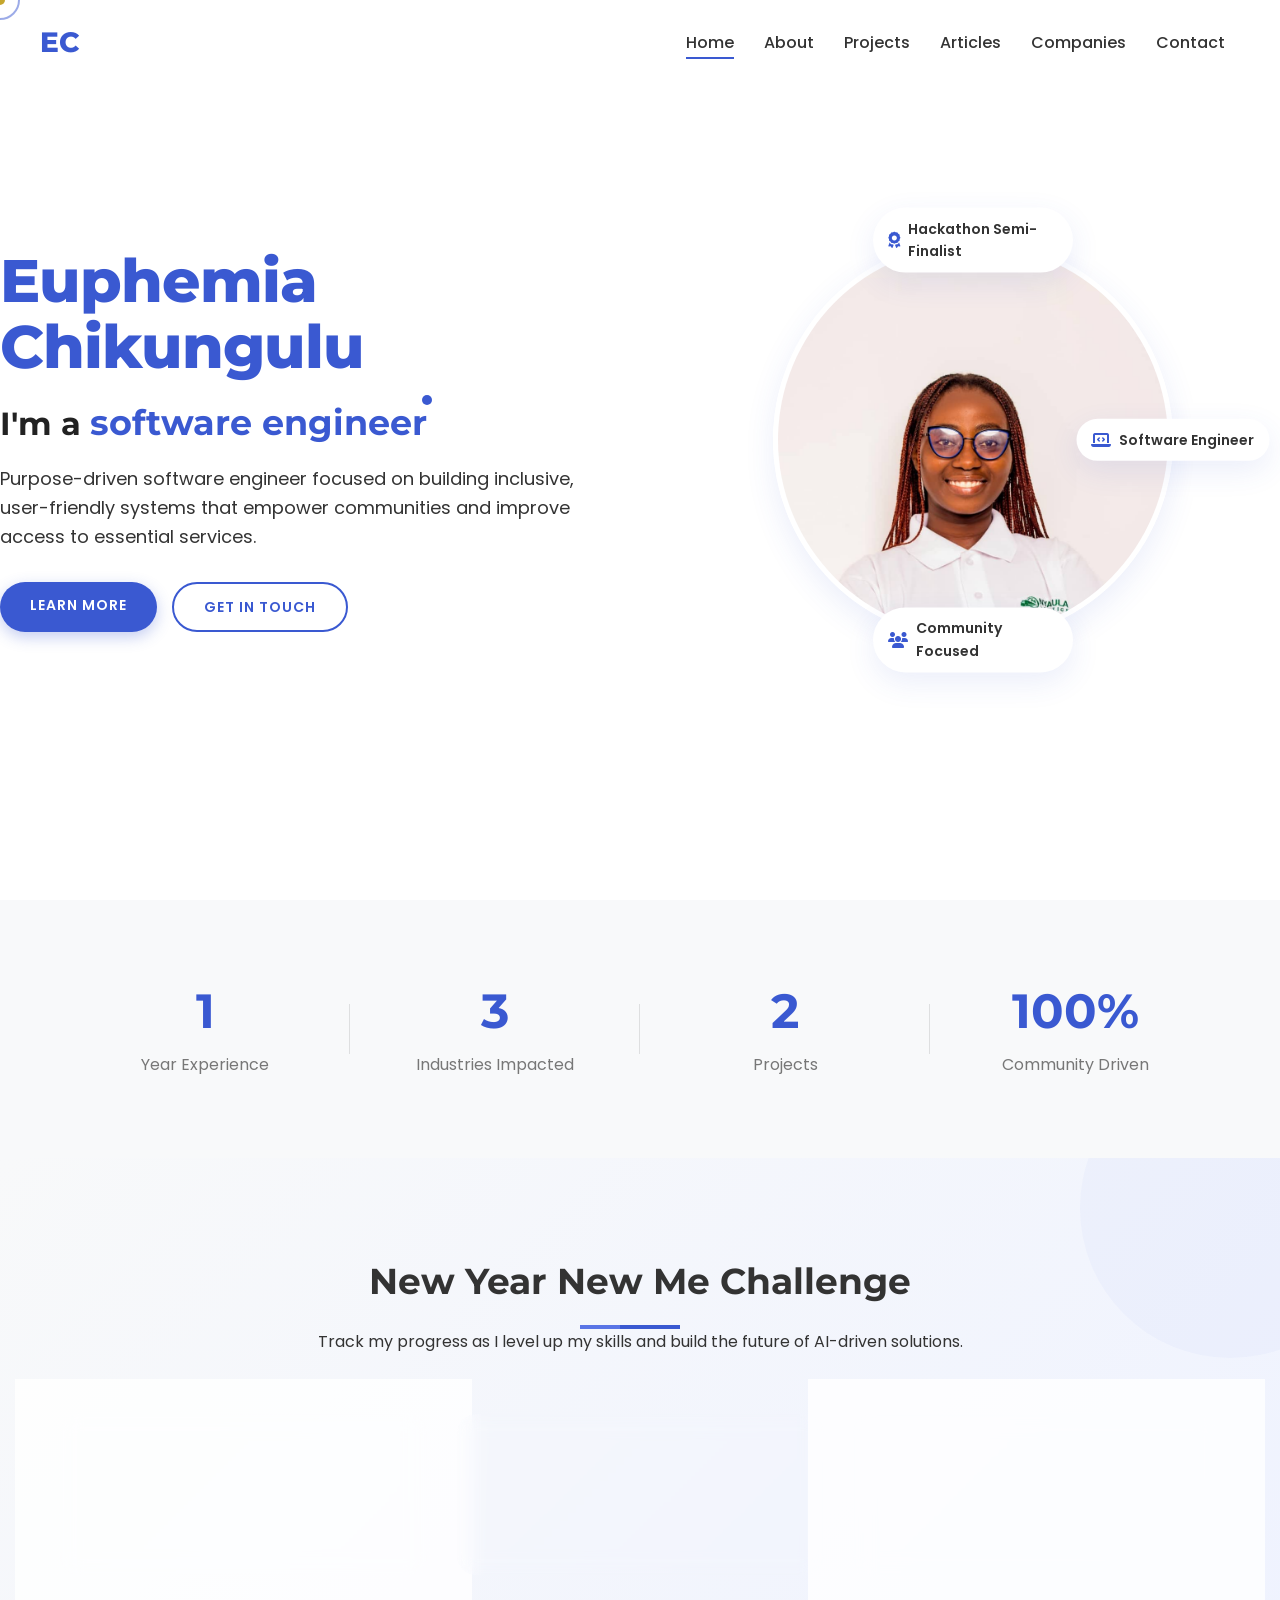
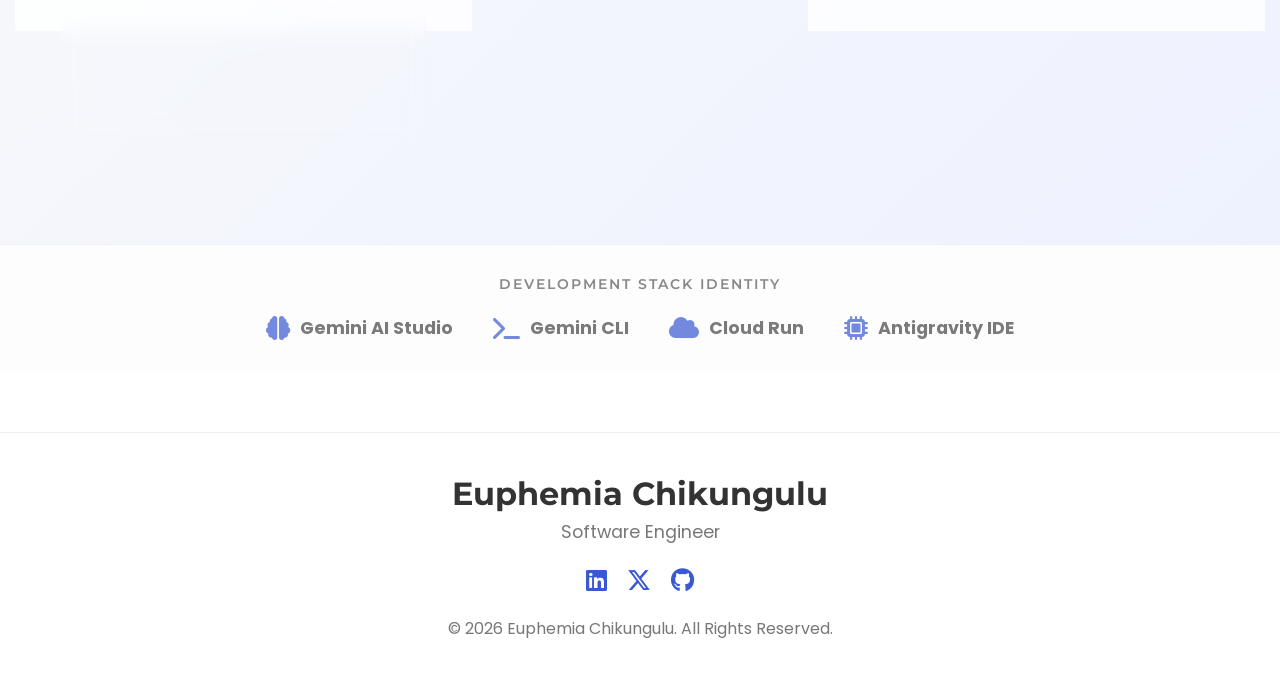
<file: index.html>
<!DOCTYPE html>
<html lang="en">

<head>
    <style>
        .skill-level.w90 {
            width: 90%;
        }

        .skill-level.w85 {
            width: 85%;
        }

        .skill-level.w80 {
            width: 80%;
        }
    </style>
    <meta charset="UTF-8">
    <meta name="viewport" content="width=device-width, initial-scale=1.0">
    <title>Euphemia Chikungulu | Software Engineer</title>
    <link rel="stylesheet" href="css/styles.css">
    <link rel="stylesheet" href="https://cdnjs.cloudflare.com/ajax/libs/font-awesome/6.4.0/css/all.min.css">
    <link rel="preconnect" href="https://fonts.googleapis.com">
    <link rel="preconnect" href="https://fonts.gstatic.com" crossorigin>
    <link
        href="https://fonts.googleapis.com/css2?family=Montserrat:wght@300;400;500;600;700;800&family=Poppins:wght@300;400;500;600;700&display=swap"
        rel="stylesheet">
</head>

<body>
    <div class="preloader">
        <div class="loader">
            <span class="letter">E</span>
            <span class="letter">U</span>
            <span class="letter">P</span>
            <span class="letter">H</span>
            <span class="letter">E</span>
            <span class="letter">M</span>
            <span class="letter">I</span>
            <span class="letter">A</span>
        </div>
    </div>
    <div class="cursor"></div>
    <div class="cursor-follower"></div>

    <header>
        <div class="logo">
            <a href="index.html">EC</a>
        </div>
        <nav>
            <ul class="nav-links">
                <li><a href="index.html" class="active">Home</a></li>
                <li><a href="about.html">About</a></li>
                <li><a href="projects.html">Projects</a></li>
                <li><a href="articles.html">Articles</a></li>
                <li><a href="companies.html">Companies</a></li>
                <li><a href="contact.html">Contact</a></li>
            </ul>
        </nav>
        <div class="hamburger">
            <div class="line1"></div>
            <div class="line2"></div>
            <div class="line3"></div>
        </div>
    </header>
    <section class="hero" style="background-image: url('artifact://portfolio_hero_main_banner');">
        <div class="hero-content">
            <div class="hero-text">
                <h1 class="reveal-text hero-main-name">Euphemia Chikungulu</h1>
                <h2 class="hero-main-typed">
                    I'm a <span class="typed-text">software engineer</span><span class="cursor">&nbsp;</span>
                </h2>
                <p class="reveal-text">Purpose-driven software engineer focused on building inclusive, user-friendly
                    systems that empower communities and improve access to essential services.</p>
                <div class="cta-buttons">
                    <a href="about.html" class="btn primary-btn">Learn More</a>
                    <a href="contact.html" class="btn secondary-btn">Get In Touch</a>
                </div>
            </div>
            <div class="hero-image">
                <div class="image-container">
                    <img src="images/WhatsApp Image 2025-08-21 at 14.28.06_35ba7d1d.jpg" alt="Euphemia Chikungulu">
                    <div class="floating-badge top">
                        <i class="fas fa-award"></i>
                        <span>Hackathon Semi-Finalist</span>
                    </div>
                    <div class="floating-badge bottom">
                        <i class="fas fa-users"></i>
                        <span>Community Focused</span>
                    </div>
                    <div class="floating-badge right">
                        <i class="fas fa-laptop-code"></i>
                        <span>Software Engineer</span>
                    </div>
                </div>
            </div>
        </div>
        <div class="scroll-indicator">
            <div class="mouse">
                <div class="wheel"></div>
            </div>
            <div>
                <span class="scroll-text">Scroll Down</span>
            </div>
        </div>
    </section>
    <section class="stats">
        <div class="container">
            <div class="stat-item" data-count="3">
                <h3>1</h3>
                <p>Year Experience</p>
            </div>
            <div class="stat-item" data-count="4">
                <h3>3</h3>
                <p>Industries Impacted</p>
            </div>
            <div class="stat-item" data-count="5">
                <h3>2</h3>
                <p> Projects</p>
            </div>
            <div class="stat-item" data-count="100">
                <h3>100%</h3>
                <p>Community Driven</p>
            </div>
        </div>
    </section>
    <section class="challenge-section">
        <div class="container">
            <div class="section-header">
                <h2>New Year New Me Challenge</h2>
                <div class="underline"></div>
                <p>Track my progress as I level up my skills and build the future of AI-driven solutions.</p>
            </div>
            <div class="challenge-grid">
                <div class="challenge-card">
                    <div class="challenge-icon"><i class="fas fa-react"></i></div>
                    <div class="challenge-info">
                        <h3>Master Advanced React</h3>
                        <div class="progress-bar">
                            <div class="progress" style="width: 75%;"></div>
                        </div>
                        <span class="progress-text">75% Complete</span>
                    </div>
                </div>
                <div class="challenge-card highlight">
                    <div class="challenge-icon"><i class="fas fa-robot"></i></div>
                    <div class="challenge-info">
                        <h3>AI Assistant: Virtual Euphemia</h3>
                        <div class="progress-bar">
                            <div class="progress" style="width: 90%;"></div>
                        </div>
                        <span class="progress-text">90% Complete</span>
                    </div>
                </div>
                <div class="challenge-card">
                    <div class="challenge-icon"><i class="fas fa-code-branch"></i></div>
                    <div class="challenge-info">
                        <h3>Open Source Contributions</h3>
                        <div class="progress-bar">
                            <div class="progress" style="width: 40%;"></div>
                        </div>
                        <span class="progress-text">2 / 5 Projects</span>
                    </div>
                </div>
                <div class="challenge-card">
                    <div class="challenge-icon"><i class="fas fa-hands-helping"></i></div>
                    <div class="challenge-info">
                        <h3>Mentoring Community</h3>
                        <div class="progress-bar">
                            <div class="progress" style="width: 60%;"></div>
                        </div>
                        <span class="progress-text">6 / 10 Mentees</span>
                    </div>
                </div>
            </div>
        </div>
    </section>

    <section class="ai-stack-section">
        <div class="container">
            <h3 class="ai-stack-title">Development Stack Identity</h3>
            <div class="ai-stack-grid">
                <div class="ai-stack-item" title="Google Gemini AI Support">
                    <i class="fas fa-brain"></i>
                    <span>Gemini AI Studio</span>
                </div>
                <div class="ai-stack-item" title="Google AI Command Line">
                    <i class="fas fa-terminal"></i>
                    <span>Gemini CLI</span>
                </div>
                <div class="ai-stack-item" title="Google Cloud Run Deployment">
                    <i class="fas fa-cloud"></i>
                    <span>Cloud Run</span>
                </div>
                <div class="ai-stack-item" title="Google AI-First IDE">
                    <i class="fas fa-microchip"></i>
                    <span>Antigravity IDE</span>
                </div>
            </div>
        </div>
    </section>
    <footer>
        <div class="footer-simple">
            <div class="footer-main">
                <h2 class="footer-name">Euphemia Chikungulu</h2>
                <p class="footer-role">Software Engineer</p>
                <div class="footer-social-icons">
                    <a href="https://www.linkedin.com/in/euphemia-chikungulu-a37745349?utm_source=share&utm_campaign=share_via&utm_content=profile&utm_medium=android_app"
                        target="_blank" rel="noopener" title="LinkedIn"><i class="fab fa-linkedin"></i></a>
                    <a href="https://x.com/tech_em_press?t=H4e0VKX0gO-kRPnOj_YSPw&s=09" target="_blank" rel="noopener"
                        title="X"><i class="fab fa-x-twitter"></i></a>
                    <a href="https://github.com/Euphemia1" target="_blank" rel="noopener" title="GitHub"><i
                            class="fab fa-github"></i></a>
                </div>
            </div>
            <p class="footer-copyright">&copy; <span id="current-year">2025</span> Euphemia Chikungulu. All Rights
                Reserved.</p>
        </div>
    </footer>
    <script src="js/script.js"></script>
    <script src="js/typed.js"></script>
</body>

</html>
</file>
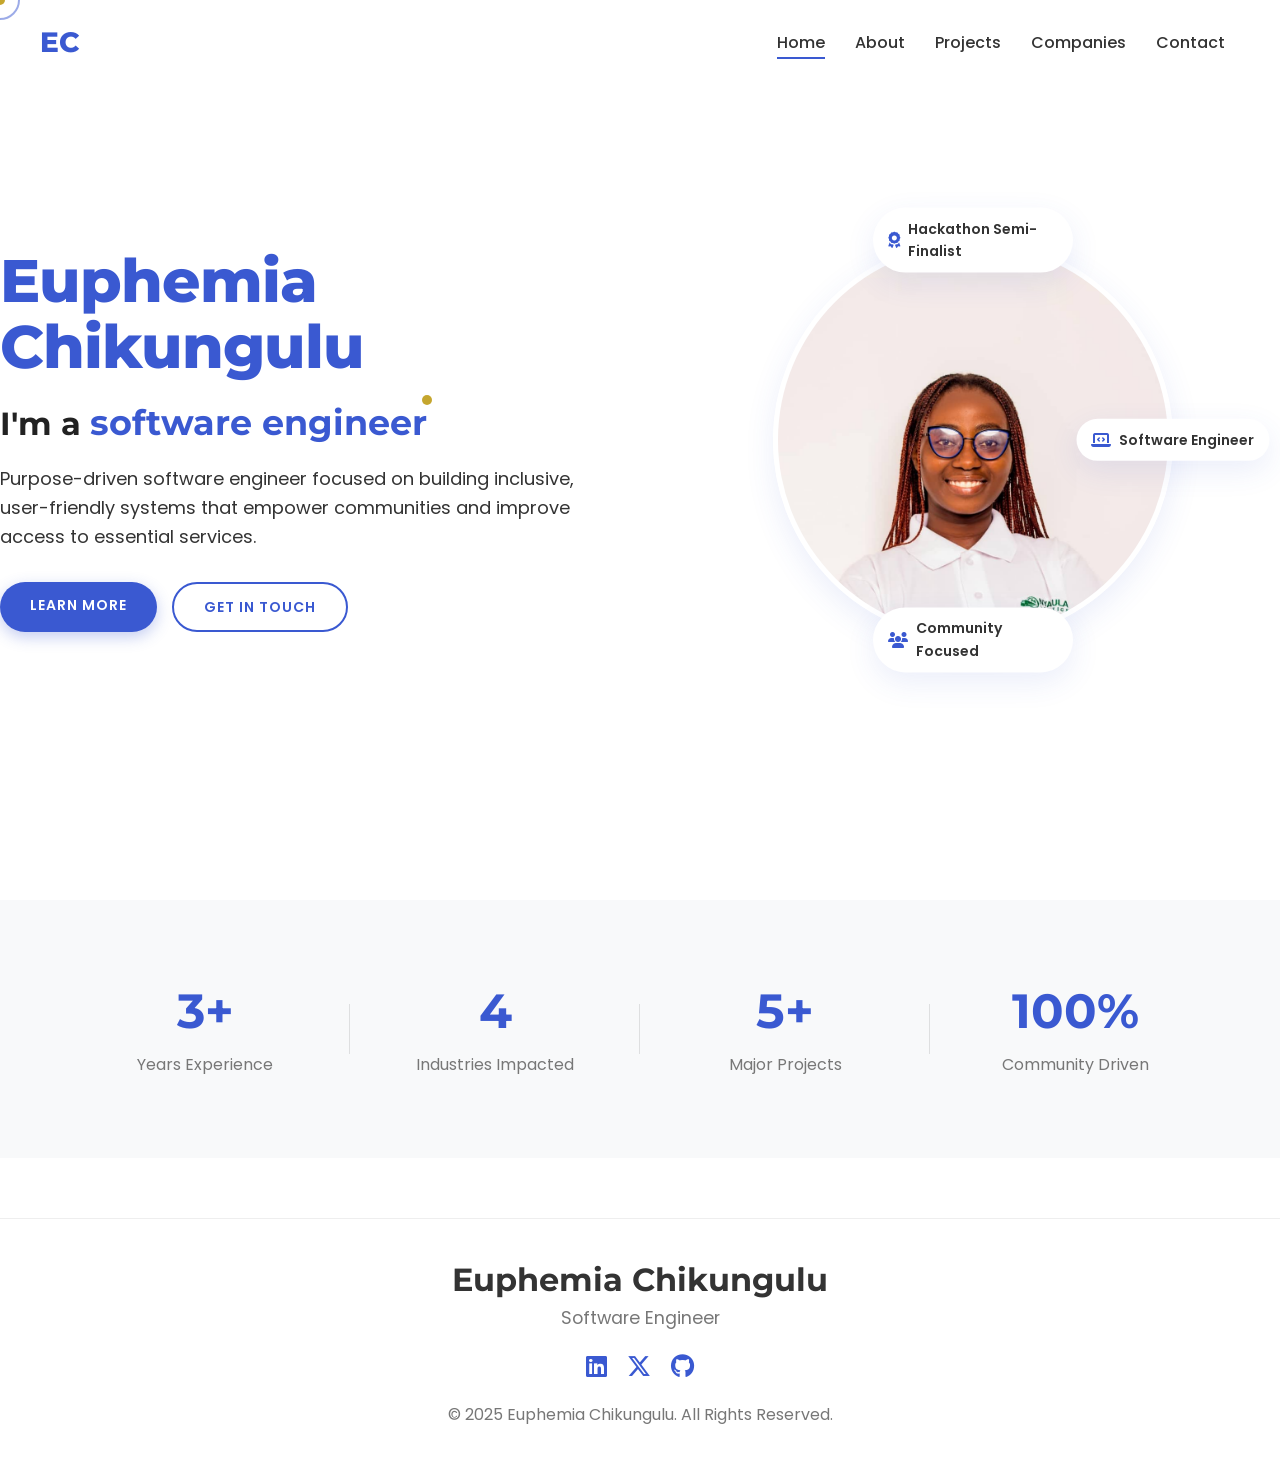
<file: portfolio-main/index.html>
<!DOCTYPE html>
<html lang="en">
<head>
    <style>
        .skill-level.w90 { width: 90%; }
        .skill-level.w85 { width: 85%; }
        .skill-level.w80 { width: 80%; }
    </style>
    <meta charset="UTF-8">
    <meta name="viewport" content="width=device-width, initial-scale=1.0">
    <title>Euphemia Chikungulu | Software Engineer</title>
    <link rel="stylesheet" href="css/styles.css">
    <link rel="stylesheet" href="https://cdnjs.cloudflare.com/ajax/libs/font-awesome/6.4.0/css/all.min.css">
    <link rel="preconnect" href="https://fonts.googleapis.com">
    <link rel="preconnect" href="https://fonts.gstatic.com" crossorigin>
    <link href="https://fonts.googleapis.com/css2?family=Montserrat:wght@300;400;500;600;700;800&family=Poppins:wght@300;400;500;600;700&display=swap" rel="stylesheet">
</head>
<body>
   
    <div class="preloader">
        <div class="loader">
            <span class="letter">E</span>
            <span class="letter">U</span>
            <span class="letter">P</span>
            <span class="letter">H</span>
            <span class="letter">E</span>
            <span class="letter">M</span>
            <span class="letter">I</span>
            <span class="letter">A</span>
        </div>
    </div>

   
    <div class="cursor"></div>
    <div class="cursor-follower"></div>

   
    <header>
        <div class="logo">
            <a href="index.html">EC</a>
        </div>
        <nav>
            <ul class="nav-links">
                <li><a href="index.html" class="active">Home</a></li>
                <li><a href="about.html">About</a></li>
                <li><a href="projects.html">Projects</a></li>
                <li><a href="companies.html">Companies</a></li>
                <li><a href="contact.html">Contact</a></li>
            </ul>
        </nav>
        <div class="hamburger">
            <div class="line1"></div>
            <div class="line2"></div>
            <div class="line3"></div>
        </div>
    </header>

  
    <section class="hero">
        <div class="hero-content">
            <div class="hero-text">
                <h1 class="reveal-text hero-main-name">Euphemia Chikungulu</h1>
                <h2 class="hero-main-typed">
                    I'm a <span class="typed-text">software engineer</span><span class="cursor">&nbsp;</span>
                </h2>
                <p class="reveal-text">Purpose-driven software engineer focused on building inclusive, user-friendly systems that empower communities and improve access to essential services.</p>
                <div class="cta-buttons">
                    <a href="about.html" class="btn primary-btn">Learn More</a>
                    <a href="contact.html" class="btn secondary-btn">Get In Touch</a>
                </div>
            </div>
            <div class="hero-image">
                <div class="image-container">
                    <img src="images/WhatsApp Image 2025-08-21 at 14.28.06_35ba7d1d.jpg" alt="Euphemia Chikungulu">
                    <div class="floating-badge top">
                        <i class="fas fa-award"></i>
                        <span>Hackathon Semi-Finalist</span>
                    </div>
                    <div class="floating-badge bottom">
                        <i class="fas fa-users"></i>
                        <span>Community Focused</span>
                    </div>
                    <div class="floating-badge right">
                        <i class="fas fa-laptop-code"></i>
                        <span>Software Engineer</span>
                    </div>
                </div>
            </div>
        </div>
        <div class="scroll-indicator">
            <div class="mouse">
                <div class="wheel"></div>
            </div>
            <div>
                <span class="scroll-text">Scroll Down</span>
            </div>
        </div>
    </section>

    <section class="stats">
        <div class="container">
            <div class="stat-item" data-count="3">
                <h3>3+</h3>
                <p>Years Experience</p>
            </div>
            <div class="stat-item" data-count="4">
                <h3>4</h3>
                <p>Industries Impacted</p>
            </div>
            <div class="stat-item" data-count="5">
                <h3>5+</h3>
                <p>Major Projects</p>
            </div>
            <div class="stat-item" data-count="100">
                <h3>100%</h3>
                <p>Community Driven</p>
            </div>
        </div>
    </section>


    <footer>
        <div class="footer-simple">
            <div class="footer-main">
                <h2 class="footer-name">Euphemia Chikungulu</h2>
                <p class="footer-role">Software Engineer</p>
                <div class="footer-social-icons">
                    <a href="https://www.linkedin.com/in/euphemia-chikungulu-a37745349?utm_source=share&utm_campaign=share_via&utm_content=profile&utm_medium=android_app" target="_blank" rel="noopener" title="LinkedIn"><i class="fab fa-linkedin"></i></a>
                    <a href="https://x.com/tech_em_press?t=H4e0VKX0gO-kRPnOj_YSPw&s=09" target="_blank" rel="noopener" title="X"><i class="fab fa-x-twitter"></i></a>
                    <a href="https://github.com/Euphemia1" target="_blank" rel="noopener" title="GitHub"><i class="fab fa-github"></i></a>
                </div>
            </div>
            <p class="footer-copyright">&copy; 2025 Euphemia Chikungulu. All Rights Reserved.</p>
        </div>
    </footer>

    <script src="js/script.js"></script>
    <script src="js/typed.js"></script>
</body>
</html>
</file>
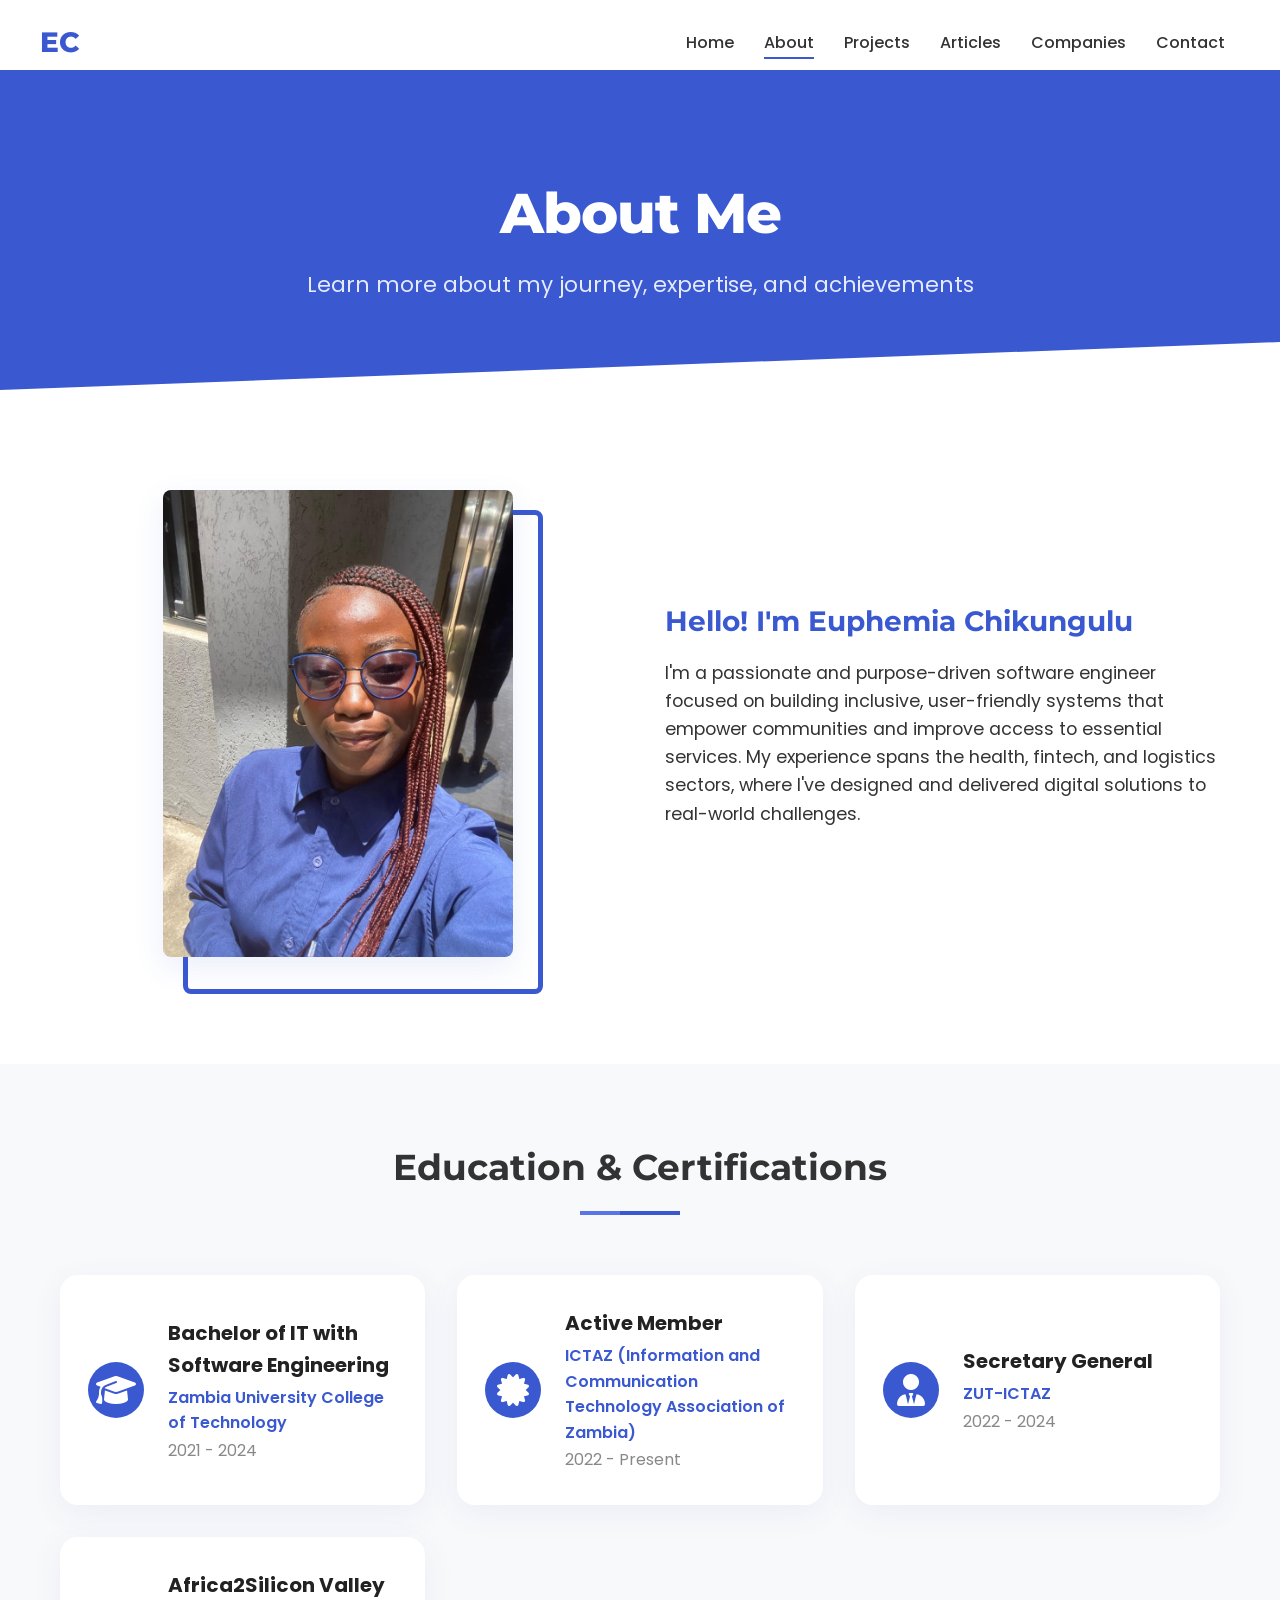
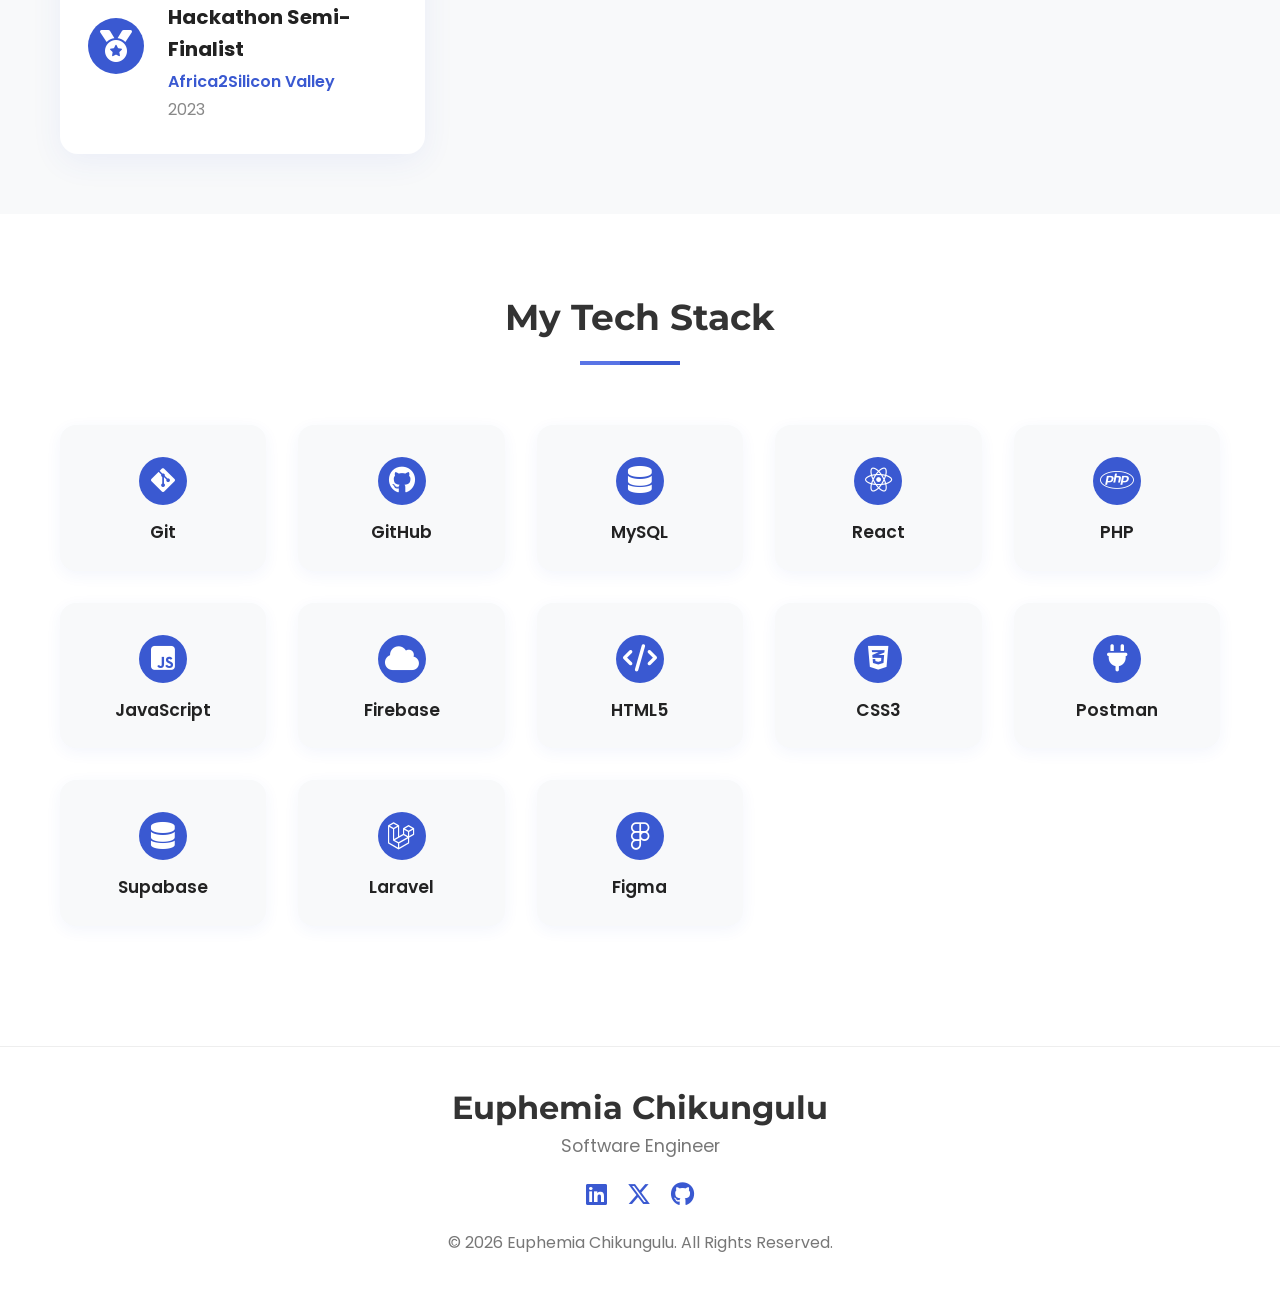
<file: about.html>
<!DOCTYPE html>
<html lang="en">

<head>
    <meta charset="UTF-8">
    <meta name="viewport" content="width=device-width, initial-scale=1.0">
    <title>About | Euphemia Chikungulu</title>
    <link rel="stylesheet" href="css/styles.css">
    <link rel="stylesheet" href="https://cdnjs.cloudflare.com/ajax/libs/font-awesome/6.4.0/css/all.min.css">
    <link
        href="https://fonts.googleapis.com/css2?family=Montserrat:wght@300;400;500;600;700;800&family=Poppins:wght@300;400;500;600;700&display=swap"
        rel="stylesheet">
</head>

<body>
    <header>
        <div class="logo">
            <a href="index.html">EC</a>
        </div>
        <nav>
            <ul class="nav-links">
                <li><a href="index.html">Home</a></li>
                <li><a href="about.html" class="active">About</a></li>
                <li><a href="projects.html">Projects</a></li>
                <li><a href="articles.html">Articles</a></li>
                <li><a href="companies.html">Companies</a></li>
                <li><a href="contact.html">Contact</a></li>
            </ul>
        </nav>
        <div class="hamburger">
            <div class="line1"></div>
            <div class="line2"></div>
            <div class="line3"></div>
        </div>
    </header>
    <!-- Angled About Me Header -->
    <section class="about-angled-header">
        <div class="about-angled-content">
            <h1>About Me</h1>
            <p>Learn more about my journey, expertise, and achievements</p>
        </div>
    </section>
    <section class="about-section">
        <div class="container">
            <div class="about-content">
                <div class="about-image">
                    <div class="image-frame">
                        <img src="images/WhatsApp Image 2025-08-21 at 14.28.05_dd7848ed.jpg" alt="Euphemia Chikungulu">
                    </div>
                </div>
                <div class="about-text">
                    <h3>Hello! I'm Euphemia Chikungulu</h3>
                    <p class="about-intro">I'm a passionate and purpose-driven software engineer focused on building
                        inclusive, user-friendly systems that empower communities and improve access to essential
                        services. My experience spans the health, fintech, and logistics sectors, where I've designed
                        and delivered digital solutions to real-world challenges.</p>
                </div>
    </section>

    <!-- Education & Certifications Section -->
    <section class="edu-section">
        <div class="container">
            <div class="section-header">
                <h2>Education & Certifications</h2>
                <div class="underline"></div>
            </div>
            <div class="edu-grid">
                <div class="edu-card">
                    <div class="edu-icon"><i class="fas fa-graduation-cap"></i></div>
                    <div>
                        <div class="edu-title">Bachelor of IT with Software Engineering</div>
                        <div class="edu-org">Zambia University College of Technology</div>
                        <div class="edu-year">2021 - 2024</div>
                    </div>
                </div>
                <div class="edu-card">
                    <div class="edu-icon"><i class="fas fa-certificate"></i></div>
                    <div>
                        <div class="edu-title">Active Member</div>
                        <div class="edu-org">ICTAZ (Information and Communication Technology Association of Zambia)
                        </div>
                        <div class="edu-year">2022 - Present</div>
                    </div>
                </div>
                <div class="edu-card">
                    <div class="edu-icon"><i class="fas fa-user-tie"></i></div>
                    <div>
                        <div class="edu-title">Secretary General</div>
                        <div class="edu-org">ZUT-ICTAZ</div>
                        <div class="edu-year">2022 - 2024</div>
                    </div>
                </div>
                <div class="edu-card">
                    <div class="edu-icon"><i class="fas fa-medal"></i></div>
                    <div>
                        <div class="edu-title">Africa2Silicon Valley Hackathon Semi-Finalist</div>
                        <div class="edu-org">Africa2Silicon Valley</div>
                        <div class="edu-year">2023</div>
                    </div>
                </div>
            </div>
        </div>
    </section>

    <!-- My Skills Section -->
    <section class="skills-section">
        <div class="container">
            <div class="section-header">
                <h2>My Tech Stack</h2>
                <div class="underline"></div>
            </div>
            <div class="skills-grid">
                <div class="skill-card">
                    <div class="skill-icon"><i class="fab fa-git-alt"></i></div><span>Git</span>
                </div>
                <div class="skill-card">
                    <div class="skill-icon"><i class="fab fa-github"></i></div><span>GitHub</span>
                </div>
                <div class="skill-card">
                    <div class="skill-icon"><i class="fas fa-database"></i></div><span>MySQL</span>
                </div>
                <div class="skill-card">
                    <div class="skill-icon"><i class="fab fa-react"></i></div><span>React</span>
                </div>
                <div class="skill-card">
                    <div class="skill-icon"><i class="fab fa-php"></i></div><span>PHP</span>
                </div>
                <div class="skill-card">
                    <div class="skill-icon"><i class="fab fa-js-square"></i></div><span>JavaScript</span>
                </div>
                <div class="skill-card">
                    <div class="skill-icon"><i class="fas fa-cloud"></i></div><span>Firebase</span>
                </div>
                <div class="skill-card">
                    <div class="skill-icon"><i class="fas fa-code"></i></div><span>HTML5</span>
                </div>
                <div class="skill-card">
                    <div class="skill-icon"><i class="fab fa-css3-alt"></i></div><span>CSS3</span>
                </div>
                <div class="skill-card">
                    <div class="skill-icon"><i class="fas fa-plug"></i></div><span>Postman</span>
                </div>
                <div class="skill-card">
                    <div class="skill-icon"><i class="fas fa-database"></i></div><span>Supabase</span>
                </div>
                <div class="skill-card">
                    <div class="skill-icon"><i class="fab fa-laravel"></i></div><span>Laravel</span>
                </div>
                <div class="skill-card">
                    <div class="skill-icon"><i class="fab fa-figma"></i></div><span>Figma</span>
                </div>
            </div>
        </div>
    </section>

    <footer>
        <div class="footer-simple">
            <div class="footer-main">
                <h2 class="footer-name">Euphemia Chikungulu</h2>
                <p class="footer-role">Software Engineer</p>
                <div class="footer-social-icons">
                    <a href="https://www.linkedin.com/in/euphemia-chikungulu-a37745349?utm_source=share&utm_campaign=share_via&utm_content=profile&utm_medium=android_app"
                        target="_blank" rel="noopener" title="LinkedIn"><i class="fab fa-linkedin"></i></a>
                    <a href="https://x.com/tech_em_press?t=H4e0VKX0gO-kRPnOj_YSPw&s=09" target="_blank" rel="noopener"
                        title="X"><i class="fab fa-x-twitter"></i></a>
                    <a href="https://github.com/Euphemia1" target="_blank" rel="noopener" title="GitHub"><i
                            class="fab fa-github"></i></a>
                </div>
            </div>
            <p class="footer-copyright">&copy; <span id="current-year">2025</span> Euphemia Chikungulu. All Rights
                Reserved.</p>
        </div>
    </footer>
    <script src="js/script.js"></script>
</body>

</html>
</file>
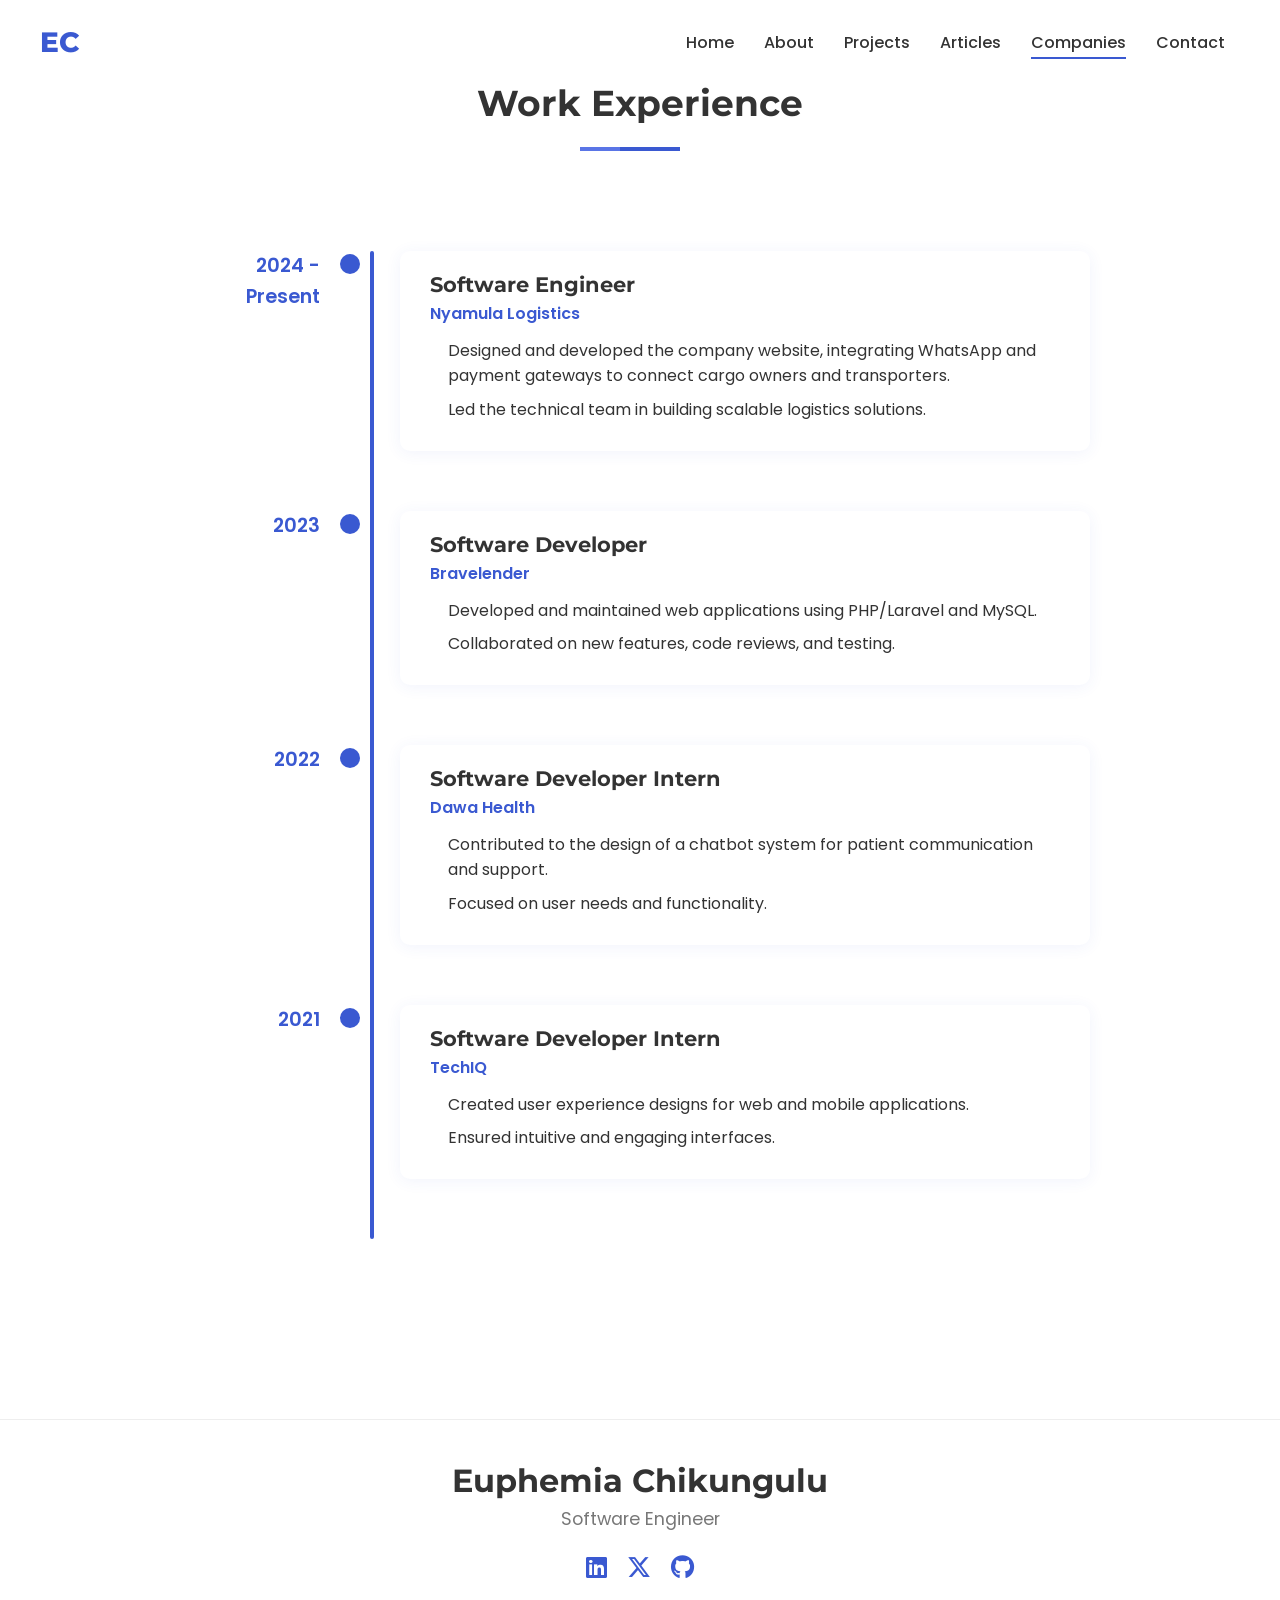
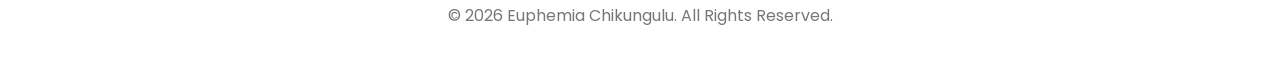
<file: companies.html>
<!DOCTYPE html>
<html lang="en">

<head>
    <meta charset="UTF-8">
    <meta name="viewport" content="width=device-width, initial-scale=1.0">
    <title>Experience | Euphemia Chikungulu</title>
    <link rel="stylesheet" href="css/styles.css">
    <link rel="stylesheet" href="https://cdnjs.cloudflare.com/ajax/libs/font-awesome/6.4.0/css/all.min.css">
    <link
        href="https://fonts.googleapis.com/css2?family=Montserrat:wght@300;400;500;600;700;800&family=Poppins:wght@300;400;500;600;700&display=swap"
        rel="stylesheet">
</head>

<body>
    <header>
        <div class="logo">
            <a href="index.html">EC</a>
        </div>
        <nav>
            <ul class="nav-links">
                <li><a href="index.html">Home</a></li>
                <li><a href="about.html">About</a></li>
                <li><a href="projects.html">Projects</a></li>
                <li><a href="articles.html">Articles</a></li>
                <li><a href="companies.html" class="active">Companies</a></li>
                <li><a href="contact.html">Contact</a></li>
            </ul>
        </nav>
        <div class="hamburger">
            <div class="line1"></div>
            <div class="line2"></div>
            <div class="line3"></div>
        </div>
    </header>
    <section class="companies-section">
        <div class="container">
            <div class="section-header">
                <h2>Work Experience</h2>
                <div class="underline"></div>
            </div>
            <div class="companies-list">
                <div class="timeline">
                    <div class="timeline-item">
                        <div class="timeline-date">2024 - Present</div>
                        <div class="timeline-dot"></div>
                        <div class="timeline-content">
                            <h3 class="timeline-role">Software Engineer</h3>
                            <span class="timeline-company"><a href="https://nyamula.com" target="_blank"
                                    rel="noopener">Nyamula Logistics</a></span>
                            <ul>
                                <li>Designed and developed the company website, integrating WhatsApp and payment
                                    gateways to connect cargo owners and transporters.</li>
                                <li>Led the technical team in building scalable logistics solutions.</li>
                            </ul>
                        </div>
                    </div>
                    <div class="timeline-item">
                        <div class="timeline-date">2023</div>
                        <div class="timeline-dot"></div>
                        <div class="timeline-content">
                            <h3 class="timeline-role">Software Developer</h3>
                            <span class="timeline-company"><a href="https://bravelender.com" target="_blank"
                                    rel="noopener">Bravelender</a></span>
                            <ul>
                                <li>Developed and maintained web applications using PHP/Laravel and MySQL.</li>
                                <li>Collaborated on new features, code reviews, and testing.</li>
                            </ul>
                        </div>
                    </div>
                    <div class="timeline-item">
                        <div class="timeline-date">2022</div>
                        <div class="timeline-dot"></div>
                        <div class="timeline-content">
                            <h3 class="timeline-role">Software Developer Intern</h3>
                            <span class="timeline-company"><a href="https://dawa.health" target="_blank"
                                    rel="noopener">Dawa Health</a></span>
                            <ul>
                                <li>Contributed to the design of a chatbot system for patient communication and support.
                                </li>
                                <li>Focused on user needs and functionality.</li>
                            </ul>
                        </div>
                    </div>
                    <div class="timeline-item">
                        <div class="timeline-date">2021</div>
                        <div class="timeline-dot"></div>
                        <div class="timeline-content">
                            <h3 class="timeline-role">Software Developer Intern</h3>
                            <span class="timeline-company"><a href="https://techiq.co.zm" target="_blank"
                                    rel="noopener">TechIQ</a></span>
                            <ul>
                                <li>Created user experience designs for web and mobile applications.</li>
                                <li>Ensured intuitive and engaging interfaces.</li>
                            </ul>
                        </div>
                    </div>
                </div>
            </div>
        </div>
    </section>
    <footer>
        <div class="footer-simple">
            <div class="footer-main">
                <h2 class="footer-name">Euphemia Chikungulu</h2>
                <p class="footer-role">Software Engineer</p>
                <div class="footer-social-icons">
                    <a href="https://www.linkedin.com/in/euphemia-chikungulu-a37745349?utm_source=share&utm_campaign=share_via&utm_content=profile&utm_medium=android_app"
                        target="_blank" rel="noopener" title="LinkedIn"><i class="fab fa-linkedin"></i></a>
                    <a href="https://x.com/tech_em_press?t=H4e0VKX0gO-kRPnOj_YSPw&s=09" target="_blank" rel="noopener"
                        title="X"><i class="fab fa-x-twitter"></i></a>
                    <a href="https://github.com/Euphemia1" target="_blank" rel="noopener" title="GitHub"><i
                            class="fab fa-github"></i></a>
                </div>
            </div>
            <p class="footer-copyright">&copy; <span id="current-year">2025</span> Euphemia Chikungulu. All Rights
                Reserved.</p>
        </div>
    </footer>
    <script src="js/script.js"></script>
</body>

</html>
</file>
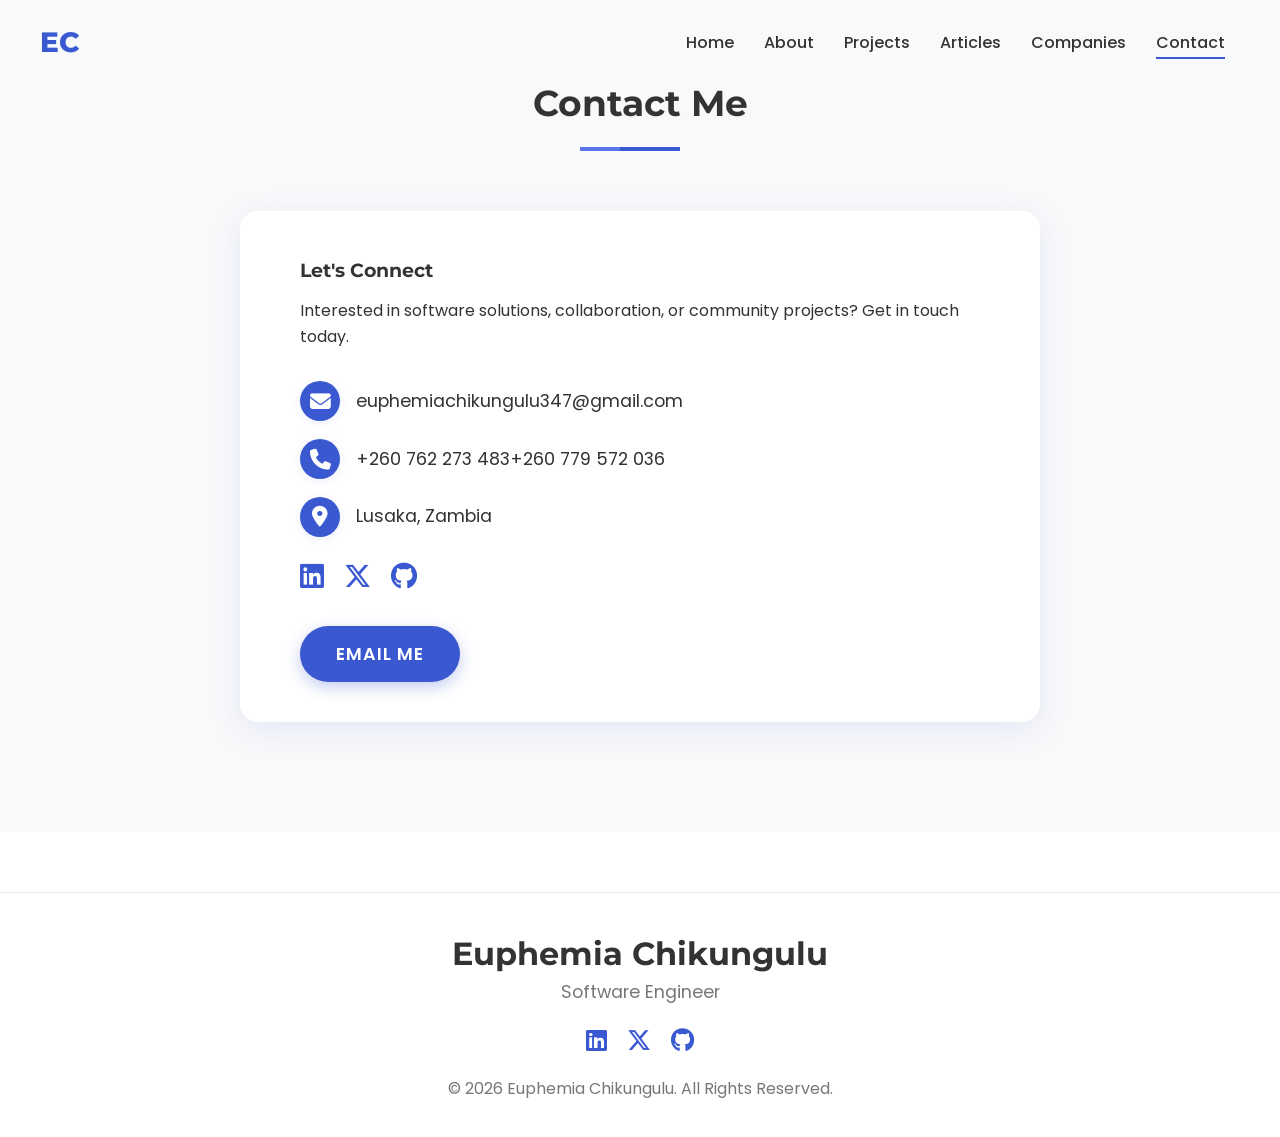
<file: contact.html>
<!DOCTYPE html>
<html lang="en">

<head>
    <meta charset="UTF-8">
    <meta name="viewport" content="width=device-width, initial-scale=1.0">
    <title>Contact | Euphemia Chikungulu</title>
    <link rel="stylesheet" href="css/styles.css">
    <link rel="stylesheet" href="https://cdnjs.cloudflare.com/ajax/libs/font-awesome/6.4.0/css/all.min.css">
    <link
        href="https://fonts.googleapis.com/css2?family=Montserrat:wght@300;400;500;600;700;800&family=Poppins:wght@300;400;500;600;700&display=swap"
        rel="stylesheet">
</head>

<body>
    <header>
        <div class="logo">
            <a href="index.html">EC</a>
        </div>
        <nav>
            <ul class="nav-links">
                <li><a href="index.html">Home</a></li>
                <li><a href="about.html">About</a></li>
                <li><a href="projects.html">Projects</a></li>
                <li><a href="articles.html">Articles</a></li>
                <li><a href="companies.html">Companies</a></li>
                <li><a href="contact.html" class="active">Contact</a></li>
            </ul>
        </nav>
        <div class="hamburger">
            <div class="line1"></div>
            <div class="line2"></div>
            <div class="line3"></div>
        </div>
    </header>
    <section class="contact-section">
        <div class="container">
            <div class="section-header">
                <h2>Contact Me</h2>
                <div class="underline"></div>
            </div>
            <div class="contact-content">
                <div class="contact-card">
                    <div class="contact-text">
                        <h3>Let's Connect</h3>
                        <p>Interested in software solutions, collaboration, or community projects? Get in touch today.
                        </p>
                        <div class="contact-info">
                            <div class="contact-item">
                                <span class="contact-icon"><i class="fas fa-envelope"></i></span>
                                <a href="mailto:euphemiachikungulu347@gmail.com"
                                    class="contact-link">euphemiachikungulu347@gmail.com</a>
                            </div>
                            <div class="contact-item">
                                <span class="contact-icon"><i class="fas fa-phone"></i></span>
                                <a href="tel:+260762273483" class="contact-link">+260 762 273 483</a>
                                <a href="tel:+260779572036" class="contact-link">+260 779 572 036</a>
                            </div>
                            <div class="contact-item">
                                <span class="contact-icon"><i class="fas fa-map-marker-alt"></i></span>
                                <span class="contact-link">Lusaka, Zambia</span>
                            </div>
                        </div>
                        <div class="contact-social">
                            <a href="https://www.linkedin.com/in/euphemia-chikungulu-a37745349?utm_source=share&utm_campaign=share_via&utm_content=profile&utm_medium=android_app"
                                target="_blank" rel="noopener" title="LinkedIn"><i class="fab fa-linkedin"></i></a>
                            <a href="https://x.com/tech_em_press?t=H4e0VKX0gO-kRPnOj_YSPw&s=09" target="_blank"
                                rel="noopener" title="X"><i class="fab fa-x-twitter"></i></a>
                            <a href="https://github.com/Euphemia1" target="_blank" rel="noopener" title="GitHub"><i
                                    class="fab fa-github"></i></a>
                        </div>
                        <a href="mailto:euphemiachikungulu347@gmail.com" class="btn primary-btn">Email Me</a>
                    </div>
                </div>

            </div>
        </div>
    </section>
    <footer>
        <div class="footer-simple">
            <div class="footer-main">
                <h2 class="footer-name">Euphemia Chikungulu</h2>
                <p class="footer-role">Software Engineer</p>
                <div class="footer-social-icons">
                    <a href="https://www.linkedin.com/in/euphemia-chikungulu-a37745349?utm_source=share&utm_campaign=share_via&utm_content=profile&utm_medium=android_app"
                        target="_blank" rel="noopener" title="LinkedIn"><i class="fab fa-linkedin"></i></a>
                    <a href="https://x.com/tech_em_press?t=H4e0VKX0gO-kRPnOj_YSPw&s=09" target="_blank" rel="noopener"
                        title="X"><i class="fab fa-x-twitter"></i></a>
                    <a href="https://github.com/Euphemia1" target="_blank" rel="noopener" title="GitHub"><i
                            class="fab fa-github"></i></a>
                </div>
            </div>
            <p class="footer-copyright">&copy; <span id="current-year">2025</span> Euphemia Chikungulu. All Rights
                Reserved.</p>
        </div>
    </footer>
    <script src="js/script.js"></script>
</body>

</html>
</file>
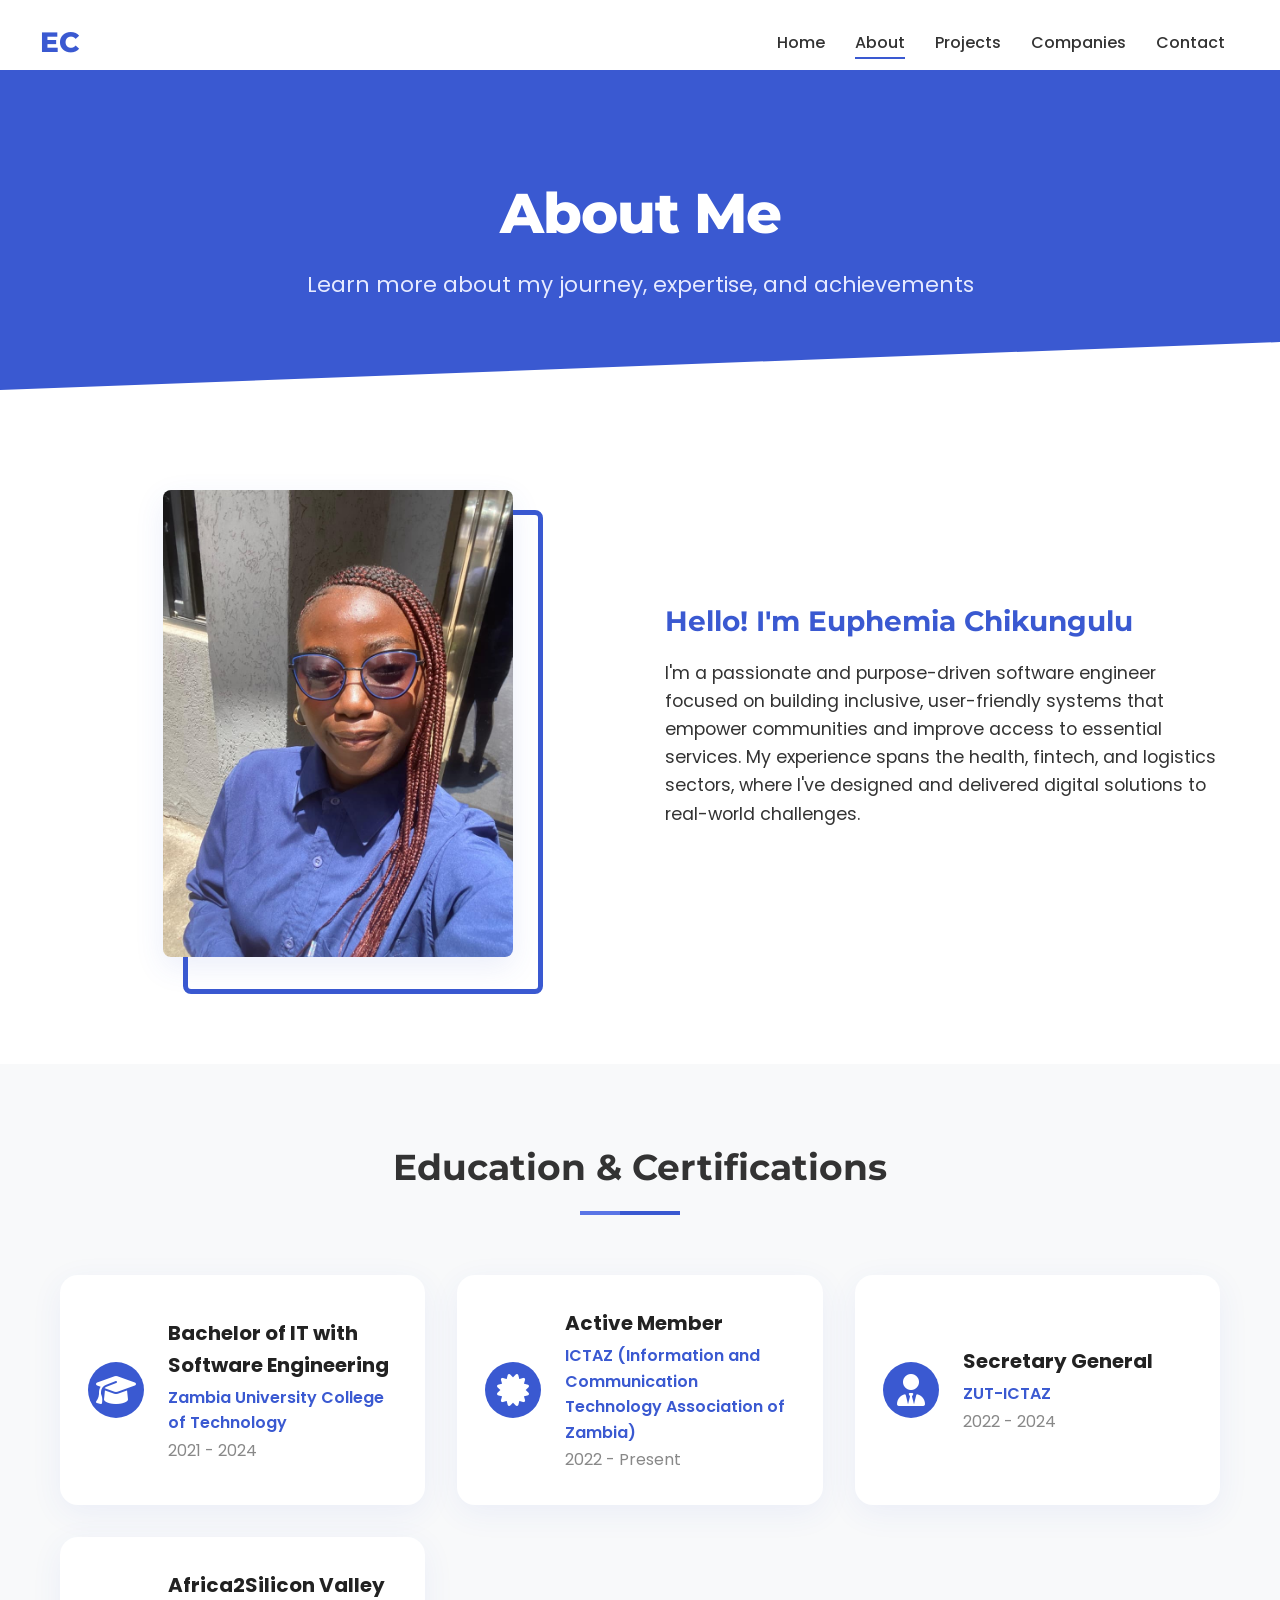
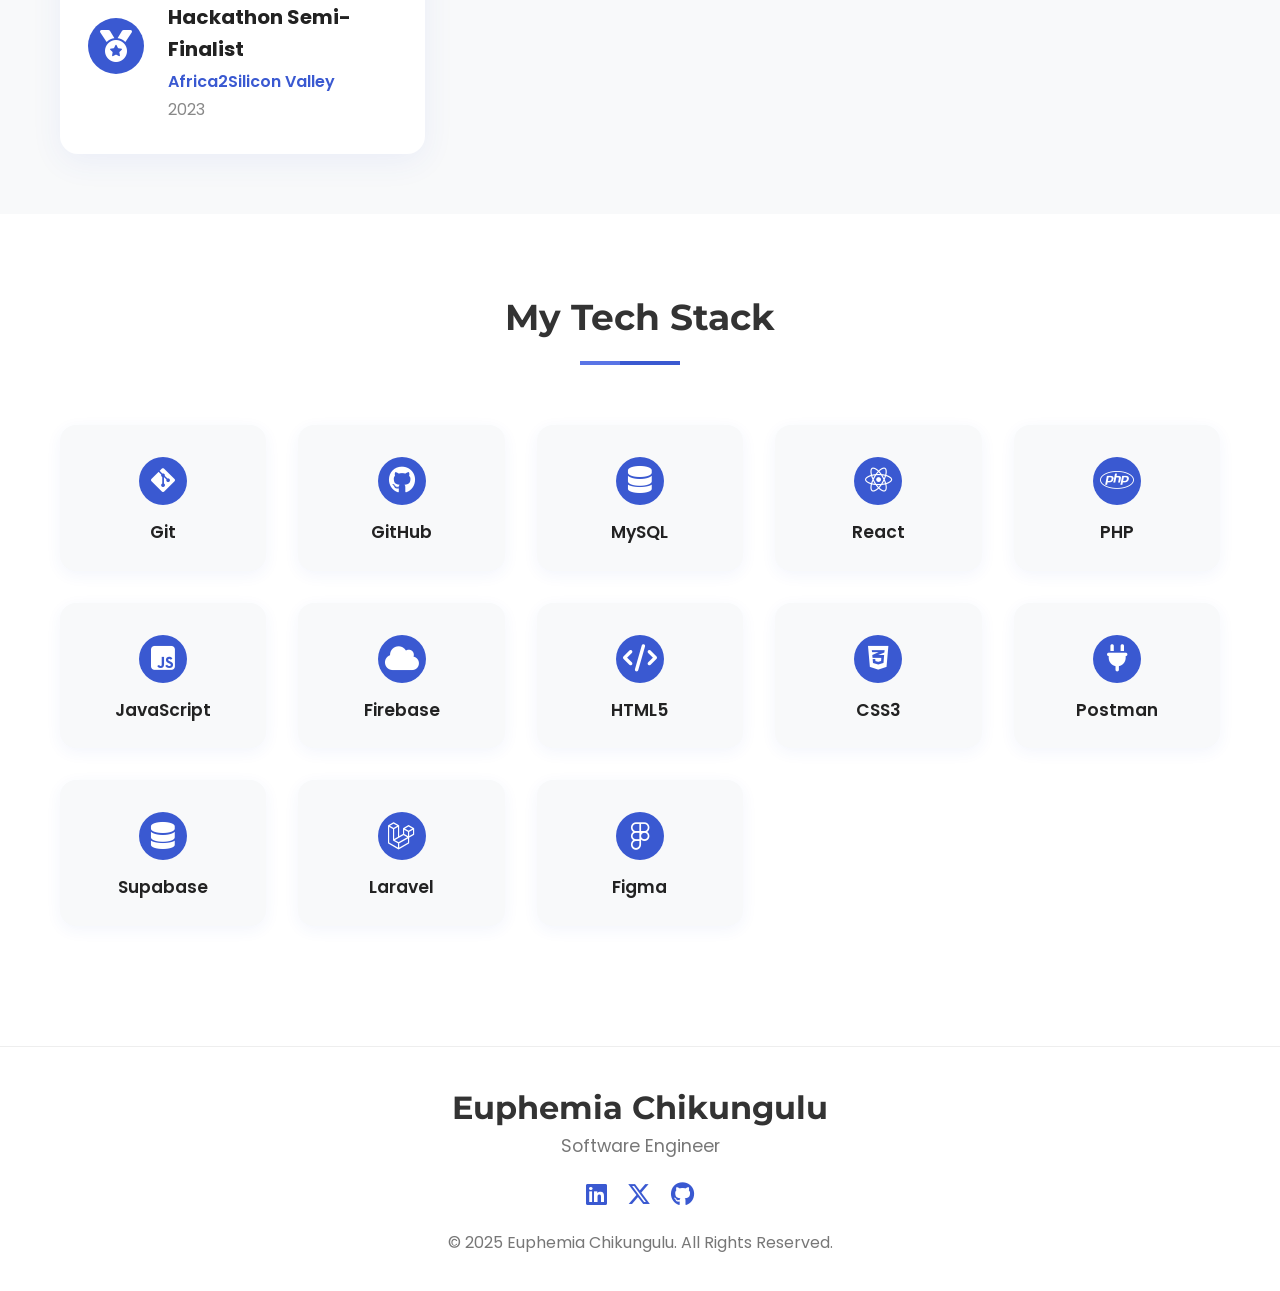
<file: portfolio-main/about.html>
<!DOCTYPE html>
<html lang="en">
<head>
    <meta charset="UTF-8">
    <meta name="viewport" content="width=device-width, initial-scale=1.0">
    <title>About | Euphemia Chikungulu</title>
    <link rel="stylesheet" href="css/styles.css">
    <link rel="stylesheet" href="https://cdnjs.cloudflare.com/ajax/libs/font-awesome/6.4.0/css/all.min.css">
    <link href="https://fonts.googleapis.com/css2?family=Montserrat:wght@300;400;500;600;700;800&family=Poppins:wght@300;400;500;600;700&display=swap" rel="stylesheet">
</head>
<body>
    <header>
        <div class="logo">
            <a href="index.html">EC</a>
        </div>
        <nav>
            <ul class="nav-links">
                <li><a href="index.html">Home</a></li>
                <li><a href="about.html" class="active">About</a></li>
                <li><a href="projects.html">Projects</a></li>
                <li><a href="companies.html">Companies</a></li>
                <li><a href="contact.html">Contact</a></li>
            </ul>
        </nav>
        <div class="hamburger">
            <div class="line1"></div>
            <div class="line2"></div>
            <div class="line3"></div>
        </div>
    </header>
    <!-- Angled About Me Header -->
    <section class="about-angled-header">
        <div class="about-angled-content">
            <h1>About Me</h1>
            <p>Learn more about my journey, expertise, and achievements</p>
        </div>
    </section>
    <section class="about-section">
        <div class="container">
            <div class="about-content">
                <div class="about-image">
                    <div class="image-frame">
                        <img src="images/WhatsApp Image 2025-08-21 at 14.28.05_dd7848ed.jpg" alt="Euphemia Chikungulu">
                    </div>
                </div>
                <div class="about-text">
                    <h3>Hello! I'm Euphemia Chikungulu</h3>
                    <p class="about-intro">I'm a passionate and purpose-driven software engineer focused on building inclusive, user-friendly systems that empower communities and improve access to essential services. My experience spans the health, fintech, and logistics sectors, where I've designed and delivered digital solutions to real-world challenges.</p>
        </div>
    </section>

    <!-- Education & Certifications Section -->
    <section class="edu-section">
        <div class="container">
            <div class="section-header">
                <h2>Education & Certifications</h2>
                <div class="underline"></div>
            </div>
            <div class="edu-grid">
                <div class="edu-card">
                    <div class="edu-icon"><i class="fas fa-graduation-cap"></i></div>
                    <div>
                        <div class="edu-title">Bachelor of IT with Software Engineering</div>
                        <div class="edu-org">Zambia University College of Technology</div>
                        <div class="edu-year">2021 - 2024</div>
                    </div>
                </div>
                <div class="edu-card">
                    <div class="edu-icon"><i class="fas fa-certificate"></i></div>
                    <div>
                        <div class="edu-title">Active Member</div>
                        <div class="edu-org">ICTAZ (Information and Communication Technology Association of Zambia)</div>
                        <div class="edu-year">2022 - Present</div>
                    </div>
                </div>
                <div class="edu-card">
                    <div class="edu-icon"><i class="fas fa-user-tie"></i></div>
                    <div>
                        <div class="edu-title">Secretary General</div>
                        <div class="edu-org">ZUT-ICTAZ</div>
                        <div class="edu-year">2022 - 2024</div>
                    </div>
                </div>
                <div class="edu-card">
                    <div class="edu-icon"><i class="fas fa-medal"></i></div>
                    <div>
                        <div class="edu-title">Africa2Silicon Valley Hackathon Semi-Finalist</div>
                        <div class="edu-org">Africa2Silicon Valley</div>
                        <div class="edu-year">2023</div>
                    </div>
                </div>
            </div>
        </div>
    </section>

    <!-- My Skills Section -->
    <section class="skills-section">
        <div class="container">
            <div class="section-header">
                <h2>My Tech Stack</h2>
                <div class="underline"></div>
            </div>
            <div class="skills-grid">
                <div class="skill-card"><div class="skill-icon"><i class="fab fa-git-alt"></i></div><span>Git</span></div>
                <div class="skill-card"><div class="skill-icon"><i class="fab fa-github"></i></div><span>GitHub</span></div>
                <div class="skill-card"><div class="skill-icon"><i class="fas fa-database"></i></div><span>MySQL</span></div>
                <div class="skill-card"><div class="skill-icon"><i class="fab fa-react"></i></div><span>React</span></div>
                <div class="skill-card"><div class="skill-icon"><i class="fab fa-php"></i></div><span>PHP</span></div>
                <div class="skill-card"><div class="skill-icon"><i class="fab fa-js-square"></i></div><span>JavaScript</span></div>
                <div class="skill-card"><div class="skill-icon"><i class="fas fa-cloud"></i></div><span>Firebase</span></div>
                <div class="skill-card"><div class="skill-icon"><i class="fas fa-code"></i></div><span>HTML5</span></div>
                <div class="skill-card"><div class="skill-icon"><i class="fab fa-css3-alt"></i></div><span>CSS3</span></div>
                <div class="skill-card"><div class="skill-icon"><i class="fas fa-plug"></i></div><span>Postman</span></div>
                <div class="skill-card"><div class="skill-icon"><i class="fas fa-database"></i></div><span>Supabase</span></div>
                <div class="skill-card"><div class="skill-icon"><i class="fab fa-laravel"></i></div><span>Laravel</span></div>
                <div class="skill-card"><div class="skill-icon"><i class="fab fa-figma"></i></div><span>Figma</span></div>
            </div>
        </div>
    </section>

    <footer>
        <div class="footer-simple">
            <div class="footer-main">
                <h2 class="footer-name">Euphemia Chikungulu</h2>
                <p class="footer-role">Software Engineer</p>
                <div class="footer-social-icons">
                    <a href="https://www.linkedin.com/in/euphemia-chikungulu-a37745349?utm_source=share&utm_campaign=share_via&utm_content=profile&utm_medium=android_app" target="_blank" rel="noopener" title="LinkedIn"><i class="fab fa-linkedin"></i></a>
                    <a href="https://x.com/tech_em_press?t=H4e0VKX0gO-kRPnOj_YSPw&s=09" target="_blank" rel="noopener" title="X"><i class="fab fa-x-twitter"></i></a>
                    <a href="https://github.com/Euphemia1" target="_blank" rel="noopener" title="GitHub"><i class="fab fa-github"></i></a>
                </div>
            </div>
            <p class="footer-copyright">&copy; 2025 Euphemia Chikungulu. All Rights Reserved.</p>
        </div>
    </footer>
    <script src="js/script.js"></script>
</body>
</html>
</file>
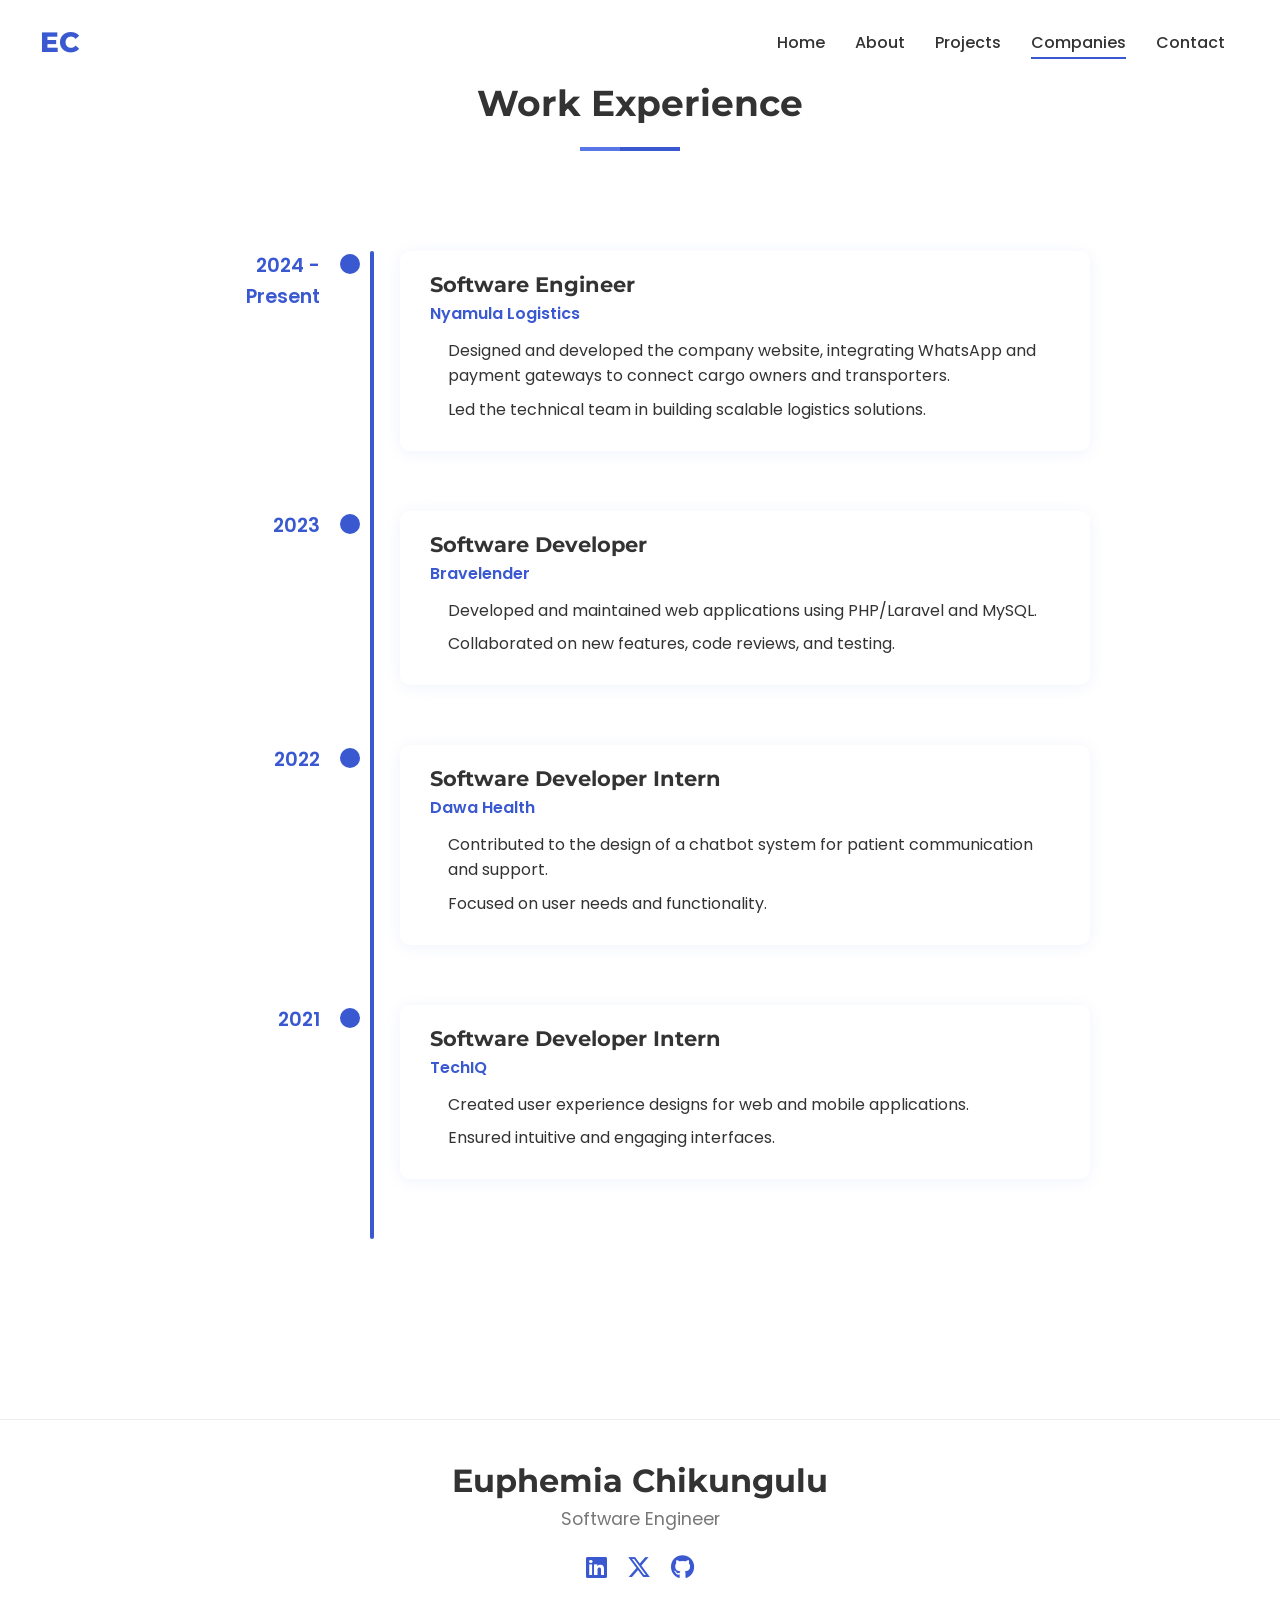
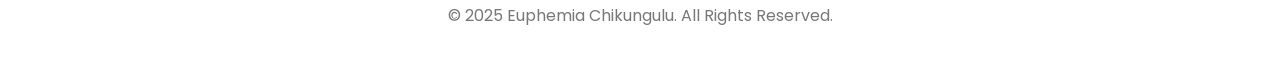
<file: portfolio-main/companies.html>
<!DOCTYPE html>
<html lang="en">
<head>
    <meta charset="UTF-8">
    <meta name="viewport" content="width=device-width, initial-scale=1.0">
    <title>Experience | Euphemia Chikungulu</title>
    <link rel="stylesheet" href="css/styles.css">
    <link rel="stylesheet" href="https://cdnjs.cloudflare.com/ajax/libs/font-awesome/6.4.0/css/all.min.css">
    <link href="https://fonts.googleapis.com/css2?family=Montserrat:wght@300;400;500;600;700;800&family=Poppins:wght@300;400;500;600;700&display=swap" rel="stylesheet">
</head>
<body>
    <header>
        <div class="logo">
            <a href="index.html">EC</a>
        </div>
        <nav>
            <ul class="nav-links">
                <li><a href="index.html">Home</a></li>
                <li><a href="about.html">About</a></li>
                <li><a href="projects.html">Projects</a></li>
                <li><a href="companies.html" class="active">Companies</a></li>
                <li><a href="contact.html">Contact</a></li>
            </ul>
        </nav>
        <div class="hamburger">
            <div class="line1"></div>
            <div class="line2"></div>
            <div class="line3"></div>
        </div>
    </header>
    <section class="companies-section">
        <div class="container">
            <div class="section-header">
                <h2>Work Experience</h2>
                <div class="underline"></div>
            </div>
            <div class="companies-list">
                <div class="timeline">
                    <div class="timeline-item">
                        <div class="timeline-date">2024 - Present</div>
                        <div class="timeline-dot"></div>
                        <div class="timeline-content">
                            <h3 class="timeline-role">Software Engineer</h3>
                            <span class="timeline-company"><a href="https://nyamula.com" target="_blank" rel="noopener">Nyamula Logistics</a></span>
                            <ul>
                                <li>Designed and developed the company website, integrating WhatsApp and payment gateways to connect cargo owners and transporters.</li>
                                <li>Led the technical team in building scalable logistics solutions.</li>
                            </ul>
                        </div>
                    </div>
                    <div class="timeline-item">
                        <div class="timeline-date">2023</div>
                        <div class="timeline-dot"></div>
                        <div class="timeline-content">
                            <h3 class="timeline-role">Software Developer</h3>
                            <span class="timeline-company"><a href="https://bravelender.com" target="_blank" rel="noopener">Bravelender</a></span>
                            <ul>
                                <li>Developed and maintained web applications using PHP/Laravel and MySQL.</li>
                                <li>Collaborated on new features, code reviews, and testing.</li>
                            </ul>
                        </div>
                    </div>
                    <div class="timeline-item">
                        <div class="timeline-date">2022</div>
                        <div class="timeline-dot"></div>
                        <div class="timeline-content">
                            <h3 class="timeline-role">Software Developer Intern</h3>
                            <span class="timeline-company"><a href="https://dawa.health" target="_blank" rel="noopener">Dawa Health</a></span>
                            <ul>
                                <li>Contributed to the design of a chatbot system for patient communication and support.</li>
                                <li>Focused on user needs and functionality.</li>
                            </ul>
                        </div>
                    </div>
                    <div class="timeline-item">
                        <div class="timeline-date">2021</div>
                        <div class="timeline-dot"></div>
                        <div class="timeline-content">
                            <h3 class="timeline-role">Software Developer Intern</h3>
                            <span class="timeline-company"><a href="https://techiq.co.zm" target="_blank" rel="noopener">TechIQ</a></span>
                            <ul>
                                <li>Created user experience designs for web and mobile applications.</li>
                                <li>Ensured intuitive and engaging interfaces.</li>
                            </ul>
                        </div>
                    </div>
                </div>
            </div>
        </div>
    </section>
    <footer>
        <div class="footer-simple">
            <div class="footer-main">
                <h2 class="footer-name">Euphemia Chikungulu</h2>
                <p class="footer-role">Software Engineer</p>
                <div class="footer-social-icons">
                    <a href="https://www.linkedin.com/in/euphemia-chikungulu-a37745349?utm_source=share&utm_campaign=share_via&utm_content=profile&utm_medium=android_app" target="_blank" rel="noopener" title="LinkedIn"><i class="fab fa-linkedin"></i></a>
                    <a href="https://x.com/tech_em_press?t=H4e0VKX0gO-kRPnOj_YSPw&s=09" target="_blank" rel="noopener" title="X"><i class="fab fa-x-twitter"></i></a>
                    <a href="https://github.com/Euphemia1" target="_blank" rel="noopener" title="GitHub"><i class="fab fa-github"></i></a>
                </div>
            </div>
            <p class="footer-copyright">&copy; 2025 Euphemia Chikungulu. All Rights Reserved.</p>
        </div>
    </footer>
    <script src="js/script.js"></script>
</body>
</html>
</file>
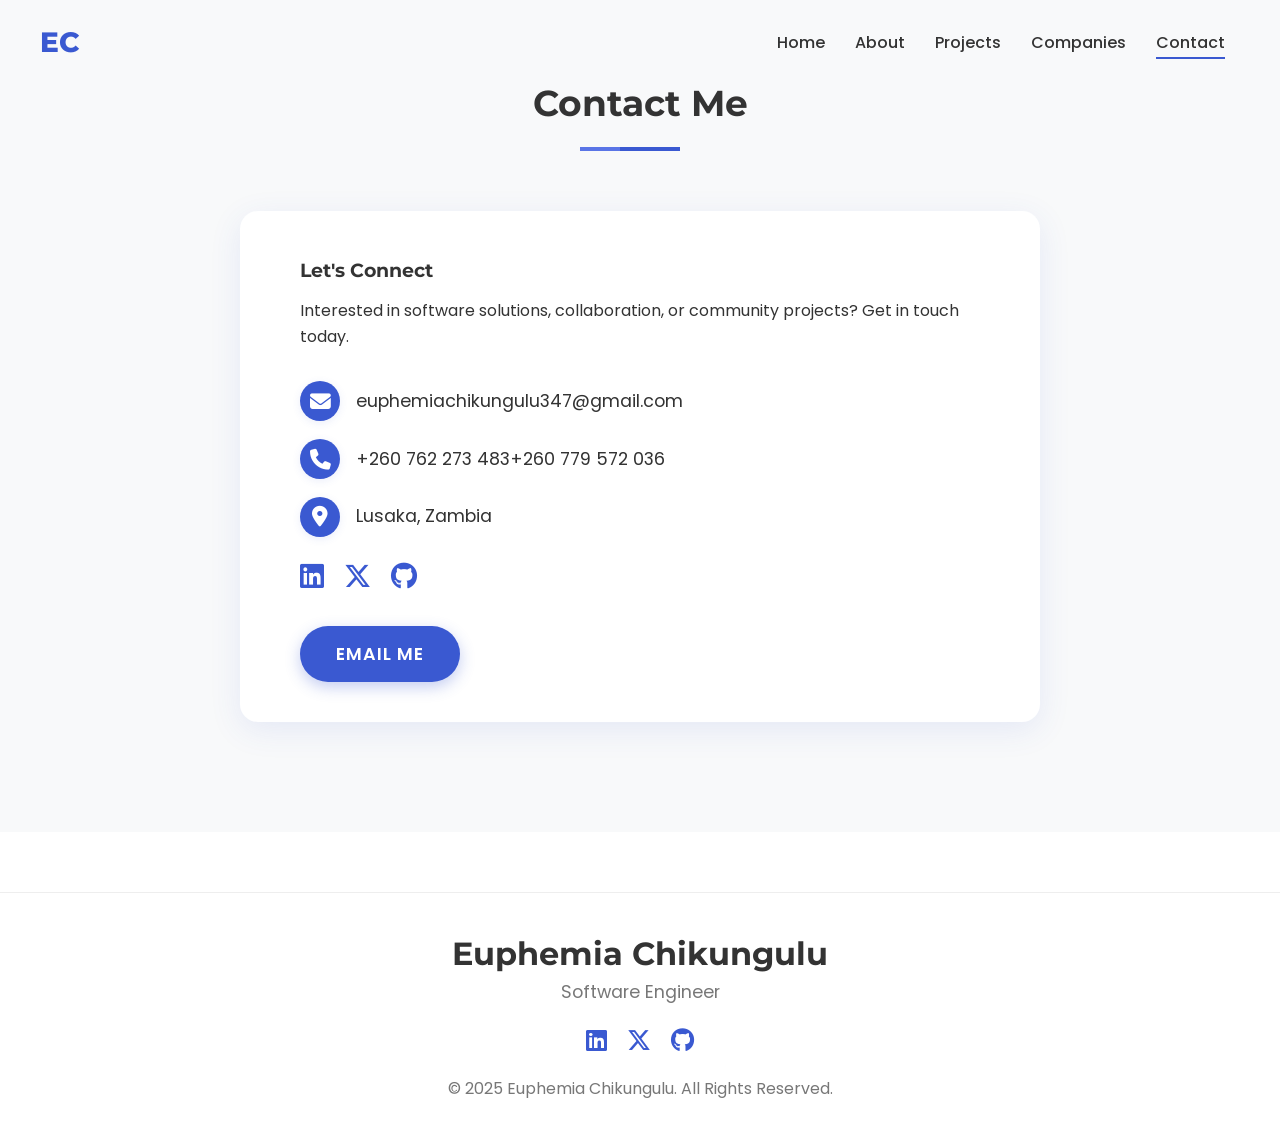
<file: portfolio-main/contact.html>
<!DOCTYPE html>
<html lang="en">
<head>
    <meta charset="UTF-8">
    <meta name="viewport" content="width=device-width, initial-scale=1.0">
    <title>Contact | Euphemia Chikungulu</title>
    <link rel="stylesheet" href="css/styles.css">
    <link rel="stylesheet" href="https://cdnjs.cloudflare.com/ajax/libs/font-awesome/6.4.0/css/all.min.css">
    <link href="https://fonts.googleapis.com/css2?family=Montserrat:wght@300;400;500;600;700;800&family=Poppins:wght@300;400;500;600;700&display=swap" rel="stylesheet">
</head>
<body>
    <header>
        <div class="logo">
            <a href="index.html">EC</a>
        </div>
        <nav>
            <ul class="nav-links">
                <li><a href="index.html">Home</a></li>
                <li><a href="about.html">About</a></li>
                <li><a href="projects.html">Projects</a></li>
                <li><a href="companies.html">Companies</a></li>
                <li><a href="contact.html" class="active">Contact</a></li>
            </ul>
        </nav>
        <div class="hamburger">
            <div class="line1"></div>
            <div class="line2"></div>
            <div class="line3"></div>
        </div>
    </header>
    <section class="contact-section">
        <div class="container">
            <div class="section-header">
                <h2>Contact Me</h2>
                <div class="underline"></div>
            </div>
            <div class="contact-content">
                <div class="contact-card">
                    <div class="contact-text">
                        <h3>Let's Connect</h3>
                        <p>Interested in software solutions, collaboration, or community projects? Get in touch today.</p>
                        <div class="contact-info">
                            <div class="contact-item">
                                <span class="contact-icon"><i class="fas fa-envelope"></i></span>
                                <a href="mailto:euphemiachikungulu347@gmail.com" class="contact-link">euphemiachikungulu347@gmail.com</a>
                            </div>
                            <div class="contact-item">
                                <span class="contact-icon"><i class="fas fa-phone"></i></span>
                                <a href="tel:+260762273483" class="contact-link">+260 762 273 483</a>
                                <a href="tel:+260779572036" class="contact-link">+260 779 572 036</a>
                            </div>
                            <div class="contact-item">
                                <span class="contact-icon"><i class="fas fa-map-marker-alt"></i></span>
                                <span class="contact-link">Lusaka, Zambia</span>
                            </div>
                        </div>
                        <div class="contact-social">
                            <a href="https://www.linkedin.com/in/euphemia-chikungulu-a37745349?utm_source=share&utm_campaign=share_via&utm_content=profile&utm_medium=android_app" target="_blank" rel="noopener" title="LinkedIn"><i class="fab fa-linkedin"></i></a>
                            <a href="https://x.com/tech_em_press?t=H4e0VKX0gO-kRPnOj_YSPw&s=09" target="_blank" rel="noopener" title="X"><i class="fab fa-x-twitter"></i></a>
                            <a href="https://github.com/Euphemia1" target="_blank" rel="noopener" title="GitHub"><i class="fab fa-github"></i></a>
                        </div>
                        <a href="mailto:euphemiachikungulu347@gmail.com" class="btn primary-btn">Email Me</a>
                    </div>
                </div>
               
            </div>
        </div>
    </section>
    <footer>
        <div class="footer-simple">
            <div class="footer-main">
                <h2 class="footer-name">Euphemia Chikungulu</h2>
                <p class="footer-role">Software Engineer</p>
                <div class="footer-social-icons">
                    <a href="https://www.linkedin.com/in/euphemia-chikungulu-a37745349?utm_source=share&utm_campaign=share_via&utm_content=profile&utm_medium=android_app" target="_blank" rel="noopener" title="LinkedIn"><i class="fab fa-linkedin"></i></a>
                    <a href="https://x.com/tech_em_press?t=H4e0VKX0gO-kRPnOj_YSPw&s=09" target="_blank" rel="noopener" title="X"><i class="fab fa-x-twitter"></i></a>
                    <a href="https://github.com/Euphemia1" target="_blank" rel="noopener" title="GitHub"><i class="fab fa-github"></i></a>
                </div>
            </div>
            <p class="footer-copyright">&copy; 2025 Euphemia Chikungulu. All Rights Reserved.</p>
        </div>
    </footer>
    <script src="js/script.js"></script>
</body>
</html>
</file>
<file: css/styles.css>
/* Responsive Section Headers and Spacing */
@media (max-width: 900px) {

    .section-header h2,
    .about-angled-header h1,
    .footer-name {
        font-size: 1.5rem;
        text-align: left;
        margin-bottom: 0.5em;
    }

    .section-header .underline,
    .about-angled-header p {
        margin-left: 0;
    }

    .about-angled-header {
        padding: 32px 6vw 18px 6vw;
        text-align: left;
    }

    .about-angled-header h1 {
        font-size: 2rem;
    }

    .about-section .about-content,
    .edu-section .edu-grid,
    .companies-list,
    .contact-content {
        flex-direction: column;
        align-items: stretch;
        gap: 18px;
    }

    .about-image,
    .about-text,
    .edu-card,
    .timeline-item,
    .contact-card {
        width: 100%;
        min-width: 0;
    }

    .container {
        padding: 0 4vw;
    }

    .hero-content {
        flex-direction: column;
        align-items: center;
        text-align: center;
        gap: 18px;
    }

    .hero-main-name {
        font-size: 2rem;
    }

    .hero-main-typed {
        font-size: 1.1rem;
    }

    .hero-image img {
        width: 160px;
        height: 160px;
        object-fit: cover;
    }

    .cta-buttons {
        flex-direction: column;
        gap: 10px;
        width: 100%;
    }

    .footer-main {
        flex-direction: column;
        align-items: flex-start;
        gap: 8px;
    }

    .footer-name {
        font-size: 1.2rem;
    }
}

@media (max-width: 600px) {

    .section-header h2,
    .about-angled-header h1,
    .footer-name {
        font-size: 1.1rem;
        margin-bottom: 0.3em;
    }

    .about-angled-header {
        padding: 18px 2vw 10px 2vw;
    }

    .hero-main-name {
        font-size: 1.2rem;
    }

    .hero-main-typed {
        font-size: 0.95rem;
    }

    .hero-image img {
        width: 110px;
        height: 110px;
    }

    .container {
        padding: 0 2vw;
    }

    .footer-main {
        gap: 4px;
    }
}

/* Responsive Navigation and Header */
@media (max-width: 900px) {
    header {
        flex-direction: row;
        padding: 10px 8px;
    }

    .nav-links {
        position: fixed;
        top: 60px;
        right: 0;
        background: #fff;
        flex-direction: column;
        align-items: flex-start;
        width: 70vw;
        max-width: 320px;
        height: 100vh;
        box-shadow: -2px 0 16px rgba(0, 0, 0, 0.08);
        transform: translateX(100%);
        transition: transform 0.3s;
        z-index: 2000;
        gap: 0;
        padding: 30px 24px;
    }

    .nav-links.open {
        transform: translateX(0);
    }

    .nav-links li {
        margin: 18px 0;
    }

    .hamburger {
        display: block;
        z-index: 2100;
    }
}

@media (max-width: 600px) {
    header {
        flex-direction: row;
        padding: 6px 2vw;
    }

    .logo a {
        font-size: 1.1rem;
    }

    .nav-links {
        top: 44px;
        width: 90vw;
        max-width: 100vw;
        padding: 18px 10px;
    }

    .nav-links li {
        margin: 12px 0;
    }
}

/* Responsive Styles for Mobile and Tablet */
@media (max-width: 900px) {
    header {
        padding: 12px 16px;
    }

    .logo a {
        font-size: 22px;
    }

    .nav-links {
        gap: 8px;
    }

    .hero-content {
        flex-direction: column;
        align-items: flex-start;
        padding: 0 10px;
    }

    .hero-image {
        width: 100%;
        margin-top: 30px;
    }

    .image-container {
        width: 90vw;
        max-width: 320px;
        height: auto;
    }

    .about-content {
        flex-direction: column;
        gap: 30px;
        padding: 0 10px;
    }

    .about-image .image-frame {
        max-width: 250px;
    }

    .about-text h3 {
        font-size: 1.3rem;
    }

    .about-text p,
    .about-details-list,
    .about-details-list li {
        font-size: 1rem;
    }

    .edu-grid {
        grid-template-columns: 1fr;
        gap: 18px;
    }

    .edu-card {
        flex-direction: column;
        align-items: flex-start;
        padding: 18px 12px;
        gap: 12px;
    }

    .skills-grid {
        grid-template-columns: 1fr 1fr;
        gap: 16px;
    }

    .skill-card {
        padding: 18px 0 14px 0;
    }

    .contact-card {
        padding: 24px 10px 18px 10px;
        max-width: 100%;
    }

    .footer-simple {
        padding: 24px 0 10px 0;
        margin-top: 30px;
    }
}

@media (max-width: 600px) {

    .hero-main-name,
    .hero-text h1 {
        font-size: 2rem !important;
    }

    .hero-main-typed,
    .hero-text h2 {
        font-size: 1.1rem !important;
    }

    .about-angled-header {
        min-height: 120px;
        padding: 30px 0 20px 0;
    }

    .about-angled-header h1 {
        font-size: 1.2rem;
    }

    .about-angled-header p {
        font-size: 0.9rem;
    }

    .about-content {
        gap: 16px;
    }

    .about-image .image-frame {
        max-width: 120px;
    }

    .edu-title {
        font-size: 1rem;
    }

    .edu-org {
        font-size: 0.95rem;
    }

    .edu-year {
        font-size: 0.9rem;
    }

    .skills-grid {
        grid-template-columns: 1fr;
    }

    .skill-card span {
        font-size: 0.95rem;
    }

    .footer-name {
        font-size: 1.1rem;
    }

    .footer-role {
        font-size: 0.9rem;
    }
}

/* Education & Certifications Card Grid */
.edu-section {
    background: #f8f9fa;
    padding: 80px 0 60px 0;
}

.edu-grid {
    display: grid;
    grid-template-columns: repeat(auto-fit, minmax(320px, 1fr));
    gap: 32px;
    margin-top: 40px;
}

.edu-card {
    background: #fff;
    border-radius: 18px;
    box-shadow: 0 8px 32px rgba(58, 89, 209, 0.07);
    display: flex;
    align-items: center;
    padding: 32px 28px;
    gap: 24px;
    transition: box-shadow 0.2s;
}

.edu-card:hover {
    box-shadow: 0 12px 36px rgba(58, 89, 209, 0.13);
}

.edu-icon {
    width: 56px;
    height: 56px;
    border-radius: 50%;
    background: #3a59d1;
    color: #fff;
    display: flex;
    align-items: center;
    justify-content: center;
    font-size: 2rem;
    flex-shrink: 0;
}

.edu-title {
    font-size: 1.25rem;
    font-weight: 700;
    color: #222;
    margin-bottom: 4px;
}

.edu-org {
    color: #3a59d1;
    font-weight: 600;
    margin-bottom: 2px;
}

.edu-year {
    color: #888;
    font-size: 1rem;
}

/* Skills Card Grid */
.skills-section {
    background: #fff;
    padding: 80px 0 60px 0;
}

.skills-grid {
    display: grid;
    grid-template-columns: repeat(auto-fit, minmax(180px, 1fr));
    gap: 32px;
    margin-top: 40px;
}

.skill-card {
    background: #f8f9fa;
    border-radius: 16px;
    box-shadow: 0 4px 16px rgba(58, 89, 209, 0.06);
    display: flex;
    flex-direction: column;
    align-items: center;
    justify-content: center;
    padding: 32px 0 24px 0;
    transition: box-shadow 0.2s;
}

.skill-card:hover {
    box-shadow: 0 8px 24px rgba(58, 89, 209, 0.13);
}

.skill-icon {
    width: 48px;
    height: 48px;
    border-radius: 50%;
    background: #3a59d1;
    color: #fff;
    display: flex;
    align-items: center;
    justify-content: center;
    font-size: 1.7rem;
    margin-bottom: 14px;
}

.skill-card span {
    font-size: 1.08rem;
    font-weight: 600;
    color: #222;
}

/* Angled About Me Header Styles */
.about-angled-header {
    background: #3a59d1;
    color: #fff;
    width: 100vw;
    min-height: 320px;
    display: flex;
    align-items: center;
    justify-content: center;
    flex-direction: column;
    position: relative;
    padding: 90px 0 70px 0;
    margin-top: 70px;
    clip-path: polygon(0 0, 100% 0, 100% 85%, 0 100%);
    z-index: 1;
}

.about-angled-content {
    text-align: center;
    width: 100%;
}

.about-angled-header h1 {
    font-size: 3.5rem;
    font-weight: 800;
    margin-bottom: 18px;
    letter-spacing: -1px;
}

.about-angled-header p {
    font-size: 1.35rem;
    font-weight: 400;
    color: #e6eaff;
    margin-bottom: 0;
}

@media (max-width: 700px) {
    .about-angled-header {
        min-height: 180px;
        padding: 60px 0 40px 0;
    }

    .about-angled-header h1 {
        font-size: 2.1rem;
    }

    .about-angled-header p {
        font-size: 1rem;
    }
}

/* Enhanced Contact Card Styles */
.contact-card {
    background: #fff;
    border-radius: 18px;
    box-shadow: 0 8px 32px rgba(58, 89, 209, 0.10);
    padding: 48px 60px 40px 60px;
    max-width: 800px;
    width: 100%;
    margin: 0 auto 30px auto;
    display: flex;
    flex-direction: column;
    justify-content: center;
    align-items: flex-start;
}

.contact-social {
    margin: 18px 0 18px 0;
}

.contact-social a {
    display: inline-block;
    margin-right: 16px;
    color: var(--primary-color);
    font-size: 1.7rem;
    transition: color 0.2s;
}

.contact-social a:hover {
    color: var(--primary-dark);
}

.contact-card .btn.primary-btn {
    margin-top: 10px;
    font-size: 1.1rem;
    padding: 12px 36px;
}

.contact-card .contact-info {
    margin-bottom: 10px;
}

.contact-card .contact-item {
    display: flex;
    align-items: center;
    margin-bottom: 1.1rem;
}

.contact-card .contact-icon {
    background: var(--primary-color);
    color: #fff;
    border-radius: 50%;
    width: 38px;
    height: 38px;
    display: flex;
    align-items: center;
    justify-content: center;
    margin-right: 14px;
    font-size: 1.2rem;
    box-shadow: 0 2px 8px rgba(58, 89, 209, 0.10);
}

.contact-card .contact-link {
    font-size: 1.08rem;
    color: #333;
    text-decoration: none;
    word-break: break-all;
    transition: color 0.2s;
}

.contact-card .contact-link:hover {
    color: var(--primary-color);
    text-decoration: underline;
}

@media (max-width: 900px) {
    .contact-content {
        flex-direction: column;
        align-items: flex-start;
    }

    .contact-card {
        margin-right: 0;
        width: 100%;
        max-width: 100%;
    }

    .contact-image {
        margin-top: 30px;
    }
}

/* Hero main name and typed line for Euphemia */
.hero-main-name {
    font-size: 4.5rem;
    font-weight: 800;
    color: #3a59d1;
    margin-bottom: 10px;
    letter-spacing: -1px;
    line-height: 1.1;
}

.hero-main-typed {
    font-size: 2.5rem;
    font-weight: 700;
    color: #222;
    margin-bottom: 18px;
}

/* Custom left-aligned hero section for Euphemia */
.hero-content.hero-left-align {
    align-items: flex-start;
    justify-content: flex-start;
    gap: 40px;
}

.hero-text.hero-text-left {
    text-align: left;
    align-items: flex-start;
    display: flex;
    flex-direction: column;
    justify-content: flex-start;
    padding-right: 0;
    max-width: 600px;
}

.hero-name {
    font-size: 64px;
    font-weight: 800;
    color: var(--primary-color);
    margin-bottom: 10px;
    margin-top: 30px;
    letter-spacing: -1px;
    text-align: left;
    line-height: 1.1;
}

.hero-typed-line {
    font-size: 2.2rem;
    font-weight: 600;
    color: var(--text-color);
    margin-bottom: 18px;
    text-align: left;
    min-height: 48px;
}

.typed-text {
    color: var(--primary-color);
    font-weight: 700;
    font-size: 2.2rem;
}

@media (max-width: 900px) {
    .hero-content.hero-left-align {
        flex-direction: column;
        align-items: flex-start;
    }

    .hero-text.hero-text-left {
        max-width: 100%;
        margin-bottom: 30px;
    }

    .hero-name {
        font-size: 2.2rem;
    }

    .hero-typed-line,
    .typed-text {
        font-size: 1.3rem;
    }
}

/* Timeline Work Experience Styles */
.timeline {
    position: relative;
    margin: 40px 0 40px 0;
    padding-left: 0;
    max-width: 900px;
    margin-left: auto;
    margin-right: auto;
}

.timeline:before {
    content: '';
    position: absolute;
    left: 180px;
    top: 0;
    width: 4px;
    height: 100%;
    background: var(--primary-color);
    border-radius: 2px;
}

.timeline-item {
    display: flex;
    align-items: flex-start;
    margin-bottom: 60px;
    position: relative;
}

.timeline-date {
    width: 160px;
    text-align: right;
    font-weight: 600;
    color: var(--primary-color);
    font-size: 1.2rem;
    padding-right: 30px;
    flex-shrink: 0;
}

.timeline-dot {
    width: 20px;
    height: 20px;
    background: var(--primary-color);
    border-radius: 50%;
    position: relative;
    left: -10px;
    top: 0.2em;
    box-shadow: 0 0 0 4px #fff;
    z-index: 1;
}

.timeline-content {
    background: #fff;
    padding: 20px 30px;
    border-radius: 10px;
    box-shadow: 0 2px 16px rgba(58, 89, 209, 0.07);
    margin-left: 30px;
    min-width: 300px;
    flex: 1;
}

.timeline-role {
    font-size: 1.3rem;
    font-weight: 700;
    margin-bottom: 0.2rem;
    color: var(--text-color);
}

.timeline-company {
    color: var(--primary-color);
    font-weight: 600;
    margin-bottom: 0.7rem;
    display: block;
}

.timeline-content ul {
    margin: 0;
    padding-left: 18px;
    color: var(--text-color);
    font-size: 1rem;
}

.timeline-content ul li {
    margin-bottom: 0.5rem;
    line-height: 1.6;
}

@media (max-width: 700px) {
    .timeline {
        padding-left: 0;
    }

    .timeline:before {
        left: 12px;
    }

    .timeline-item {
        flex-direction: column;
        align-items: flex-start;
    }

    .timeline-date {
        width: auto;
        text-align: left;
        padding-right: 0;
        margin-bottom: 10px;
    }

    .timeline-dot {
        left: -2px;
        top: 0;
    }

    .timeline-content {
        margin-left: 0;
        min-width: 0;
        width: 100%;
    }
}

/* Simplified Footer Styles */
.footer-simple {
    background: #fff;
    padding: 40px 0 20px 0;
    text-align: center;
    border-top: 1px solid #eee;
    margin-top: 60px;
}

.footer-main {
    margin-bottom: 10px;
}

.footer-name {
    font-size: 2rem;
    font-weight: 700;
    color: var(--text-color);
    margin-bottom: 0.2rem;
}

.footer-role {
    color: var(--text-light);
    font-size: 1.1rem;
    margin-bottom: 1rem;
}

.footer-social-icons {
    margin-bottom: 1rem;
}

.footer-social-icons a {
    display: inline-block;
    margin: 0 8px;
    color: var(--primary-color);
    font-size: 1.5rem;
    transition: color 0.2s;
}

.footer-social-icons a:hover {
    color: var(--primary-dark);
}

.footer-copyright {
    color: var(--text-light);
    font-size: 1rem;
    margin-top: 10px;
}

/* About Page Custom Styles */
.about-content {
    display: flex;
    align-items: center;
    gap: 50px;
    flex-wrap: wrap;
}

.about-image {
    flex: 1;
    min-width: 250px;
    display: flex;
    justify-content: center;
}

.about-image .image-frame {
    max-width: 350px;
    width: 100%;
}

.about-text {
    flex: 2;
    min-width: 300px;
}

.about-text h3 {
    font-size: 2rem;
    color: var(--primary-color);
    margin-bottom: 1.2rem;
}

.about-text p.about-intro {
    font-size: 1.1rem;
    margin-bottom: 1.5rem;
}

.about-details-list {
    margin-bottom: 1.5rem;
    font-size: 1rem;
    color: var(--text-color);
}

.about-details-list li {
    margin-bottom: 0.5rem;
}

.about-actions {
    margin-top: 2rem;
    display: flex;
    gap: 1rem;
}

/* Contact Preview Section (Let's Connect) */
.contact-content {
    display: flex;
    align-items: center;
    gap: 40px;
    flex-wrap: wrap;
}

.contact-text {
    flex: 1;
    min-width: 300px;
}

.contact-text h2 {
    color: var(--primary-color);
    font-size: 2.5rem;
    margin-bottom: 1rem;
}

.contact-text p {
    margin-bottom: 2rem;
}

.contact-info {
    margin-bottom: 2rem;
}

.contact-item {
    display: flex;
    align-items: center;
    margin-bottom: 1.2rem;
}

.contact-item .contact-icon {
    background: var(--primary-color);
    color: #fff;
    border-radius: 50%;
    width: 40px;
    height: 40px;
    display: flex;
    align-items: center;
    justify-content: center;
    margin-right: 16px;
    font-size: 1.3rem;
}

.contact-item .contact-link {
    font-size: 1.1rem;
    color: #333;
    text-decoration: none;
    word-break: break-all;
}

.contact-item .contact-link:hover {
    color: var(--primary-color);
    text-decoration: underline;
}

.contact-text .btn.primary-btn {
    font-size: 1.1rem;
    padding: 14px 36px;
}

.contact-image {
    flex: 1;
    min-width: 250px;
    display: flex;
    justify-content: center;
}

.contact-image img {
    max-width: 320px;
    width: 100%;
}

/* Modern Portfolio Styles for Euphemia Chikungulu */
:root {
    --primary-color: #3a59d1;
    --primary-light: #5a75e6;
    --primary-dark: #2a4090;
    --secondary-color: #ffffff;
    --text-color: #333333;
    --text-light: #777777;
    --bg-light: #f8f9fa;
    --bg-dark: #1a1a1a;
    --transition: all 0.3s ease;
    --box-shadow: 0 10px 30px rgba(58, 89, 209, 0.1);
    --border-radius: 8px;
}

* {
    margin: 0;
    padding: 0;
    box-sizing: border-box;
}

html {
    scroll-behavior: smooth;
}

body {
    font-family: "Poppins", sans-serif;
    color: var(--text-color);
    line-height: 1.6;
    overflow-x: hidden;
    background-color: var(--secondary-color);
}

h1,
h2,
h3,
h4,
h5,
h6 {
    font-family: "Montserrat", sans-serif;
    font-weight: 700;
    line-height: 1.3;
    margin-bottom: 15px;
}

p {
    margin-bottom: 15px;
}

a {
    text-decoration: none;
    color: var(--primary-color);
    transition: var(--transition);
}

a:hover {
    color: var(--primary-dark);
}

ul {
    list-style: none;
}

img {
    max-width: 100%;
    height: auto;
}

.container {
    width: 100%;
    max-width: 1200px;
    margin: 0 auto;
    padding: 0 20px;
}

section {
    padding: 100px 0;
}

.section-header {
    text-align: center;
    margin-bottom: 60px;
}

.section-header h2 {
    font-size: 36px;
    position: relative;
    display: inline-block;
    margin-bottom: 20px;
}

.section-header.left-align {
    text-align: left;
}

.underline {
    width: 80px;
    height: 4px;
    background-color: var(--primary-color);
    margin: 0 auto;
    position: relative;
}

.section-header.left-align .underline {
    margin: 0;
}

.underline::before {
    content: "";
    position: absolute;
    width: 40px;
    height: 4px;
    background-color: var(--primary-light);
    left: -20px;
    top: 0;
}

.btn {
    display: inline-block;
    padding: 12px 30px;
    border-radius: 50px;
    font-weight: 600;
    text-transform: uppercase;
    font-size: 14px;
    letter-spacing: 1px;
    transition: var(--transition);
    cursor: pointer;
    border: none;
    outline: none;
}

.primary-btn {
    background-color: var(--primary-color);
    color: white;
    box-shadow: 0 5px 15px rgba(58, 89, 209, 0.3);
}

.primary-btn:hover {
    background-color: var(--primary-dark);
    color: white;
    transform: translateY(-3px);
    box-shadow: 0 8px 20px rgba(58, 89, 209, 0.4);
}

.secondary-btn {
    background-color: transparent;
    color: var(--primary-color);
    border: 2px solid var(--primary-color);
}

.secondary-btn:hover {
    background-color: var(--primary-color);
    color: white;
    transform: translateY(-3px);
}

.preloader {
    position: fixed;
    top: 0;
    left: 0;
    width: 100%;
    height: 100%;
    background-color: white;
    display: flex;
    justify-content: center;
    align-items: center;
    z-index: 9999;
}

.loader {
    display: flex;
}

.letter {
    font-size: 48px;
    font-weight: 800;
    color: var(--primary-color);
    margin: 0 5px;
    animation: bounce 1s infinite alternate;
}

.letter:nth-child(2) {
    animation-delay: 0.1s;
}

.letter:nth-child(3) {
    animation-delay: 0.2s;
}

.letter:nth-child(4) {
    animation-delay: 0.3s;
}

.letter:nth-child(5) {
    animation-delay: 0.4s;
}

.letter:nth-child(6) {
    animation-delay: 0.5s;
}

.letter:nth-child(7) {
    animation-delay: 0.6s;
}

.letter:nth-child(8) {
    animation-delay: 0.7s;
}

@keyframes bounce {
    0% {
        transform: translateY(0);
    }

    100% {
        transform: translateY(-20px);
    }
}

.cursor {
    position: fixed;
    width: 10px;
    height: 10px;
    border-radius: 50%;
    background-color: var(--primary-color);
    pointer-events: none;
    z-index: 9999;
    transform: translate(-50%, -50%);
    transition: width 0.3s, height 0.3s, background-color 0.3s;
    mix-blend-mode: difference;
}

.cursor-follower {
    position: fixed;
    width: 40px;
    height: 40px;
    border-radius: 50%;
    border: 2px solid var(--primary-color);
    pointer-events: none;
    z-index: 9998;
    transform: translate(-50%, -50%);
    transition: all 0.2s ease;
    opacity: 0.5;
}

header {
    position: fixed;
    top: 0;
    left: 0;
    width: 100%;
    padding: 20px 40px;
    display: flex;
    justify-content: space-between;
    align-items: center;
    z-index: 1000;
    transition: var(--transition);
}

header.scrolled {
    background-color: white;
    box-shadow: 0 5px 20px rgba(0, 0, 0, 0.1);
    padding: 15px 40px;
}

.logo a {
    font-size: 28px;
    font-weight: 800;
    color: var(--primary-color);
    font-family: "Montserrat", sans-serif;
}

.nav-links {
    display: flex;
}

.nav-links li {
    margin: 0 15px;
}

.nav-links a {
    color: var(--text-color);
    font-weight: 500;
    position: relative;
    padding: 5px 0;
}

.nav-links a::after {
    content: "";
    position: absolute;
    bottom: 0;
    left: 0;
    width: 0;
    height: 2px;
    background-color: var(--primary-color);
    transition: var(--transition);
}

.nav-links a:hover::after,
.nav-links a.active::after {
    width: 100%;
}

.hamburger {
    display: none;
    cursor: pointer;
}

.hamburger div {
    width: 25px;
    height: 3px;
    background-color: var(--text-color);
    margin: 5px;
    transition: var(--transition);
}

.hero {
    height: 100vh;
    display: flex;
    align-items: center;
    position: relative;
    padding-top: 80px;
}

.hero-content {
    display: flex;
    align-items: center;
    justify-content: space-between;
    width: 100%;
}

.hero-text {
    flex: 1;
    padding-right: 50px;
}

.hero-text h1 {
    font-size: 60px;
    margin-bottom: 20px;
    color: var(--primary-color);
    /* Removed opacity and animation for visibility */
}

.hero-text h2 {
    font-size: 32px;
    margin-bottom: 20px;
    /* Removed opacity and animation for visibility */
}

.hero-text p {
    font-size: 18px;
    margin-bottom: 30px;
    /* Removed opacity and animation for visibility */
}

.cta-buttons {
    display: flex;
    gap: 15px;
    /* Removed opacity and animation for visibility */
}

.hero-image {
    flex: 1;
    position: relative;
}

.image-container {
    position: relative;
    width: 400px;
    height: 400px;
    margin: 0 auto;
    animation: float 6s ease-in-out infinite;
}

.image-container img {
    width: 100%;
    height: 100%;
    object-fit: cover;
    border-radius: 50%;
    box-shadow: var(--box-shadow);
    border: 5px solid white;
}

.floating-badge {
    position: absolute;
    background-color: white;
    border-radius: 50px;
    padding: 10px 15px;
    display: flex;
    align-items: center;
    box-shadow: var(--box-shadow);
    animation: float 5s ease-in-out infinite;
}

.floating-badge i {
    color: var(--primary-color);
    margin-right: 8px;
}

.floating-badge span {
    font-size: 14px;
    font-weight: 600;
}

.floating-badge.top {
    top: 0;
    left: 50%;
    transform: translateX(-50%) translateY(-50%);
    animation-delay: 0.5s;
}

.floating-badge.bottom {
    bottom: 0;
    left: 50%;
    transform: translateX(-50%) translateY(50%);
    animation-delay: 1s;
}

.floating-badge.right {
    right: 0;
    top: 50%;
    transform: translateX(50%) translateY(-50%);
    animation-delay: 1.5s;
}

.scroll-indicator {
    position: absolute;
    bottom: 40px;
    left: 50%;
    transform: translateX(-50%);
    display: flex;
    flex-direction: column;
    align-items: center;
    animation: fadeIn 1s 1.5s forwards;
    opacity: 0;
}

.mouse {
    width: 30px;
    height: 50px;
    border: 2px solid var(--primary-color);
    border-radius: 20px;
    position: relative;
    margin-bottom: 10px;
}

.wheel {
    width: 6px;
    height: 6px;
    background-color: var(--primary-color);
    border-radius: 50%;
    position: absolute;
    top: 10px;
    left: 50%;
    transform: translateX(-50%);
    animation: scroll 1.5s infinite;
}

.scroll-text {
    font-size: 12px;
    font-weight: 500;
    color: var(--text-light);
}

.stats {
    background-color: var(--bg-light);
    padding: 60px 0;
}

.stats .container {
    display: flex;
    justify-content: space-between;
    flex-wrap: wrap;
}

.stat-item {
    flex: 1;
    min-width: 200px;
    text-align: center;
    padding: 20px;
    position: relative;
}

.stat-item::after {
    content: "";
    position: absolute;
    right: 0;
    top: 50%;
    transform: translateY(-50%);
    width: 1px;
    height: 50px;
    background-color: rgba(0, 0, 0, 0.1);
}

.stat-item:last-child::after {
    display: none;
}

.stat-item h3 {
    font-size: 48px;
    color: var(--primary-color);
    margin-bottom: 10px;
}

.stat-item p {
    font-size: 16px;
    color: var(--text-light);
    margin-bottom: 0;
}

.about-preview {
    padding: 100px 0;
}

.about-content {
    display: flex;
    align-items: center;
    gap: 50px;
}

.about-text {
    flex: 1;
}

.about-text h3 {
    font-size: 28px;
    color: var(--primary-color);
    margin-bottom: 20px;
}

.about-text p {
    margin-bottom: 20px;
    font-size: 16px;
}

.skills {
    margin: 30px 0;
}

.skill {
    margin-bottom: 20px;
}

.skill span {
    display: block;
    margin-bottom: 8px;
    font-weight: 500;
}

.skill-bar {
    width: 100%;
    height: 8px;
    background-color: #f0f0f0;
    border-radius: 10px;
    overflow: hidden;
}

.skill-level {
    height: 100%;
    background-color: var(--primary-color);
    border-radius: 10px;
    position: relative;
    width: 0;
    animation: skillFill 2s forwards;
}

.about-image {
    flex: 1;
    position: relative;
}

.image-frame {
    position: relative;
    width: 100%;
    max-width: 400px;
    margin: 0 auto;
}

.image-frame::before {
    content: "";
    position: absolute;
    width: 100%;
    height: 100%;
    border: 5px solid var(--primary-color);
    top: 20px;
    left: 20px;
    z-index: -1;
    border-radius: var(--border-radius);
}

.image-frame img {
    border-radius: var(--border-radius);
    box-shadow: var(--box-shadow);
}

/* Projects Page Styles */
.projects-angled-header {
    background: #3a59d1;
    color: #fff;
    width: 100vw;
    min-height: 320px;
    display: flex;
    align-items: center;
    justify-content: center;
    flex-direction: column;
    position: relative;
    padding: 90px 0 70px 0;
    margin-top: 70px;
    clip-path: polygon(0 0, 100% 0, 100% 85%, 0 100%);
    z-index: 1;
}

/* Featured Projects Section */
.featured-projects-section {
    background: #fff;
    padding: 80px 0 60px 0;
}

.projects-grid {
    display: grid;
    grid-template-columns: repeat(auto-fit, minmax(350px, 1fr));
    gap: 32px;
    margin-top: 40px;
}

.project-card {
    background: #fff;
    border-radius: 18px;
    box-shadow: 0 8px 32px rgba(58, 89, 209, 0.07);
    overflow: hidden;
    transition: transform 0.3s, box-shadow 0.3s;
    position: relative;
}

.project-card:hover {
    transform: translateY(-8px);
    box-shadow: 0 16px 48px rgba(58, 89, 209, 0.15);
}

.project-card.featured {
    grid-column: span 2;
}

.project-image {
    position: relative;
    height: 250px;
    overflow: hidden;
}

.project-image img {
    width: 100%;
    height: 100%;
    object-fit: cover;
    transition: transform 0.3s;
}

.project-card:hover .project-image img {
    transform: scale(1.1);
}

.project-overlay {
    position: absolute;
    top: 0;
    left: 0;
    right: 0;
    bottom: 0;
    background: rgba(58, 89, 209, 0.9);
    display: flex;
    align-items: center;
    justify-content: center;
    opacity: 0;
    transition: opacity 0.3s;
}

.project-card:hover .project-overlay {
    opacity: 1;
}

.project-links {
    display: flex;
    gap: 16px;
}

.project-link {
    width: 48px;
    height: 48px;
    background: #fff;
    border-radius: 50%;
    display: flex;
    align-items: center;
    justify-content: center;
    color: var(--primary-color);
    font-size: 1.2rem;
    transition: transform 0.3s;
}

.project-link:hover {
    transform: scale(1.1);
    color: var(--primary-color);
}

.project-content {
    padding: 32px 28px;
}

.project-category {
    background: var(--primary-color);
    color: #fff;
    padding: 6px 12px;
    border-radius: 20px;
    font-size: 0.85rem;
    font-weight: 600;
    text-transform: uppercase;
    letter-spacing: 0.5px;
    display: inline-block;
    margin-bottom: 16px;
}

.project-content h3 {
    font-size: 1.4rem;
    font-weight: 700;
    color: #222;
    margin-bottom: 12px;
}

.project-content p {
    color: #666;
    font-size: 1rem;
    line-height: 1.6;
    margin-bottom: 20px;
}

.project-tech {
    display: flex;
    flex-wrap: wrap;
    gap: 8px;
}

.tech-tag {
    background: #f8f9fa;
    color: var(--primary-color);
    padding: 6px 12px;
    border-radius: 16px;
    font-size: 0.85rem;
    font-weight: 500;
    border: 1px solid #e9ecef;
}

/* Articles Section */
.articles-section {
    background: #f8f9fa;
    padding: 80px 0 60px 0;
}

.articles-grid {
    display: grid;
    grid-template-columns: repeat(auto-fit, minmax(300px, 1fr));
    gap: 32px;
    margin-top: 40px;
}

.article-card {
    background: #fff;
    border-radius: 18px;
    padding: 32px 28px;
    box-shadow: 0 8px 32px rgba(58, 89, 209, 0.07);
    transition: transform 0.3s, box-shadow 0.3s;
}

.article-card:hover {
    transform: translateY(-4px);
    box-shadow: 0 12px 36px rgba(58, 89, 209, 0.12);
}

.article-meta {
    display: flex;
    justify-content: space-between;
    align-items: center;
    margin-bottom: 16px;
}

.article-date {
    color: #888;
    font-size: 0.9rem;
    font-weight: 500;
}

.article-category {
    background: var(--primary-color);
    color: #fff;
    padding: 4px 10px;
    border-radius: 12px;
    font-size: 0.8rem;
    font-weight: 600;
}

.article-card h3 {
    font-size: 1.3rem;
    font-weight: 700;
    color: #222;
    margin-bottom: 12px;
    line-height: 1.4;
}

.article-card p {
    color: #666;
    font-size: 1rem;
    line-height: 1.6;
    margin-bottom: 20px;
}

.read-more {
    color: var(--primary-color);
    font-weight: 600;
    text-decoration: none;
    display: inline-flex;
    align-items: center;
    gap: 8px;
    transition: gap 0.3s;
}

.read-more:hover {
    gap: 12px;
}

.read-more i {
    font-size: 0.9rem;
}

/* Contributions Section */
.contributions-section {
    background: #fff;
    padding: 80px 0 60px 0;
}

.contributions-grid {
    display: grid;
    grid-template-columns: repeat(auto-fit, minmax(320px, 1fr));
    gap: 32px;
    margin-top: 40px;
}

.contribution-card {
    background: #f8f9fa;
    border-radius: 18px;
    padding: 40px 32px;
    text-align: center;
    box-shadow: 0 8px 32px rgba(58, 89, 209, 0.07);
    transition: transform 0.3s, box-shadow 0.3s;
}

.contribution-card:hover {
    transform: translateY(-6px);
    box-shadow: 0 16px 48px rgba(58, 89, 209, 0.15);
}

.contribution-icon {
    width: 80px;
    height: 80px;
    border-radius: 50%;
    background: var(--primary-color);
    color: #fff;
    display: flex;
    align-items: center;
    justify-content: center;
    font-size: 2.2rem;
    margin: 0 auto 24px auto;
}

.contribution-card h3 {
    font-size: 1.4rem;
    font-weight: 700;
    color: #222;
    margin-bottom: 16px;
}

.contribution-card p {
    color: #666;
    font-size: 1rem;
    line-height: 1.6;
    margin-bottom: 24px;
}

.contribution-stats {
    display: flex;
    justify-content: center;
    gap: 32px;
    margin-bottom: 28px;
}

.contribution-stats .stat {
    text-align: center;
}

.contribution-stats .stat strong {
    display: block;
    font-size: 1.8rem;
    font-weight: 800;
    color: var(--primary-color);
    margin-bottom: 4px;
}

.contribution-stats .stat span {
    font-size: 0.9rem;
    color: #888;
    font-weight: 500;
}

/* Responsive Projects Page */
@media (max-width: 900px) {
    .projects-angled-header {
        min-height: 180px;
        padding: 60px 0 40px 0;
    }

    .projects-grid {
        grid-template-columns: 1fr;
        gap: 24px;
    }

    .project-card.featured {
        grid-column: span 1;
    }

    .articles-grid {
        grid-template-columns: 1fr;
        gap: 24px;
    }

    .contributions-grid {
        grid-template-columns: 1fr;
        gap: 24px;
    }

    .contribution-stats {
        gap: 24px;
    }
}

@media (max-width: 600px) {
    .project-content {
        padding: 24px 20px;
    }

    .article-card {
        padding: 24px 20px;
    }

    .contribution-card {
        padding: 32px 24px;
    }

    .contribution-stats {
        flex-direction: column;
        gap: 16px;
    }
}

/* Companies Page Styles */
.companies-header {
    background: linear-gradient(135deg, var(--primary-color) 0%, var(--primary-dark) 100%);
    color: #fff;
    padding: 120px 0 80px 0;
    text-align: center;
    margin-top: 70px;
}

.companies-header h1 {
    font-size: 3.5rem;
    font-weight: 800;
    margin-bottom: 20px;
}

.companies-header p {
    font-size: 1.3rem;
    color: rgba(255, 255, 255, 0.9);
    max-width: 600px;
    margin: 0 auto;
}

.companies-section {
    padding: 80px 0;
    background: #fff;
}

.companies-list {
    display: flex;
    flex-direction: column;
    gap: 40px;
    margin-top: 40px;
}

.company-item {
    background: #fff;
    border-radius: 20px;
    padding: 40px;
    box-shadow: 0 10px 40px rgba(58, 89, 209, 0.1);
    border-left: 5px solid var(--primary-color);
    transition: transform 0.3s, box-shadow 0.3s;
}

.company-item:hover {
    transform: translateY(-5px);
    box-shadow: 0 15px 50px rgba(58, 89, 209, 0.15);
}

.company-header {
    display: flex;
    align-items: center;
    margin-bottom: 20px;
}

.company-logo {
    width: 60px;
    height: 60px;
    border-radius: 12px;
    background: var(--primary-color);
    color: #fff;
    display: flex;
    align-items: center;
    justify-content: center;
    font-size: 1.5rem;
    margin-right: 20px;
    font-weight: 700;
}

.company-details h3 {
    font-size: 1.5rem;
    color: var(--primary-color);
    margin-bottom: 5px;
}

.company-position {
    color: #666;
    font-weight: 500;
    margin-bottom: 5px;
}

.company-period {
    color: #888;
    font-size: 0.9rem;
}

.company-description {
    color: var(--text-color);
    line-height: 1.7;
    margin-bottom: 20px;
}

.company-achievements {
    margin-top: 20px;
}

.company-achievements h4 {
    font-size: 1.1rem;
    color: var(--primary-color);
    margin-bottom: 15px;
}

.company-achievements ul {
    list-style: none;
    padding: 0;
}

.company-achievements li {
    position: relative;
    padding-left: 25px;
    margin-bottom: 10px;
    color: var(--text-color);
}

.company-achievements li::before {
    content: "✓";
    position: absolute;
    left: 0;
    color: var(--primary-color);
    font-weight: bold;
}

@media (max-width: 900px) {
    .companies-header {
        padding: 100px 20px 60px 20px;
    }

    .companies-header h1 {
        font-size: 2.5rem;
    }

    .companies-header p {
        font-size: 1.1rem;
    }

    .company-item {
        padding: 30px 25px;
    }

    .company-header {
        flex-direction: column;
        text-align: center;
        align-items: center;
    }

    .company-logo {
        margin-right: 0;
        margin-bottom: 15px;
    }
}

/* Contact Page Styles */
.contact-header {
    background: linear-gradient(135deg, var(--primary-color) 0%, var(--primary-dark) 100%);
    color: #fff;
    padding: 120px 0 80px 0;
    text-align: center;
    margin-top: 70px;
}

.contact-header h1 {
    font-size: 3.5rem;
    font-weight: 800;
    margin-bottom: 20px;
}

.contact-header p {
    font-size: 1.3rem;
    color: rgba(255, 255, 255, 0.9);
    max-width: 600px;
    margin: 0 auto;
}

.contact-section {
    padding: 80px 0;
    background: #f8f9fa;
}

@media (max-width: 900px) {
    .contact-header {
        padding: 100px 20px 60px 20px;
    }

    .contact-header h1 {
        font-size: 2.5rem;
    }

    .contact-header p {
        font-size: 1.1rem;
    }
}

/* AI Development Stack Badge Styles */
.ai-stack-section {
    padding: 30px 0;
    background: #fdfdfd;
    border-top: 1px solid #f0f0f0;
    text-align: center;
}

.ai-stack-title {
    font-size: 0.9rem;
    color: #888;
    text-transform: uppercase;
    letter-spacing: 2px;
    margin-bottom: 20px;
    font-weight: 600;
}

.ai-stack-grid {
    display: flex;
    justify-content: center;
    align-items: center;
    gap: 40px;
    flex-wrap: wrap;
}

.ai-stack-item {
    display: flex;
    align-items: center;
    gap: 10px;
    opacity: 0.7;
    transition: opacity 0.3s ease;
}

.ai-stack-item:hover {
    opacity: 1;
}

.ai-stack-item i {
    font-size: 1.5rem;
    color: var(--primary-color);
}

.ai-stack-item span {
    font-weight: 700;
    color: #444;
    font-size: 1.1rem;
}

/* AI Resume Builder Styles */
.resume-builder-section {
    padding: 80px 0;
    background: #fff;
}

.resume-builder-container {
    display: flex;
    gap: 30px;
    margin-top: 30px;
}

@media (max-width: 900px) {
    .resume-builder-container {
        flex-direction: column;
    }
}

.resume-input-section {
    flex: 1;
}

.resume-input-section textarea {
    width: 100%;
    height: 300px;
    padding: 20px;
    border: 1px solid #e0e0e0;
    border-radius: 12px;
    font-family: 'Poppins', sans-serif;
    font-size: 16px;
    resize: vertical;
    margin-bottom: 15px;
    transition: border-color 0.3s;
}

.resume-input-section textarea:focus {
    outline: none;
    border-color: var(--primary-color);
}

#generate-resume-btn {
    background: var(--primary-color);
    color: white;
    border: none;
    padding: 14px 28px;
    border-radius: 8px;
    font-size: 16px;
    font-weight: 600;
    cursor: pointer;
    transition: background 0.3s;
    width: 100%;
}

#generate-resume-btn:hover {
    background: var(--primary-dark);
}

.resume-output-section {
    flex: 1;
}

.resume-output {
    background: #f8f9fa;
    border: 1px solid #e9ecef;
    border-radius: 12px;
    padding: 25px;
    height: 300px;
    overflow-y: auto;
    margin-bottom: 15px;
    font-family: 'Poppins', sans-serif;
}

.download-btn {
    background: #28a745;
    color: white;
    border: none;
    padding: 12px 24px;
    border-radius: 8px;
    font-size: 16px;
    font-weight: 600;
    cursor: pointer;
    transition: background 0.3s;
    width: 100%;
}

.download-btn:hover {
    background: #218838;
}

.resume-output h3 {
    color: var(--primary-color);
    margin-top: 0;
    border-bottom: 1px solid #e0e0e0;
    padding-bottom: 10px;
}

.resume-output .section {
    margin-bottom: 20px;
}

.resume-output .section h4 {
    color: #333;
    margin-bottom: 8px;
}

.resume-output ul {
    padding-left: 20px;
    margin-bottom: 0;
}

.resume-output li {
    margin-bottom: 5px;
}

/* AI-Powered Project Recommendations Styles */
.recommendations-section {
    padding: 80px 0;
    background: #f8f9fa;
}

.interest-selector {
    text-align: center;
    margin-bottom: 40px;
}

.interest-selector p {
    font-size: 1.2rem;
    color: #333;
    margin-bottom: 20px;
}

.interest-tags {
    display: flex;
    justify-content: center;
    flex-wrap: wrap;
    gap: 12px;
}

.tag {
    background: #fff;
    color: var(--primary-color);
    padding: 8px 20px;
    border-radius: 30px;
    border: 2px solid var(--primary-color);
    cursor: pointer;
    transition: all 0.3s;
    font-weight: 500;
    display: inline-block;
    margin: 5px;
}

.tag:hover {
    background: var(--primary-color);
    color: white;
}

.tag.selected {
    background: var(--primary-color);
    color: white;
}

.recommended-projects {
    text-align: center;
}

.no-selection {
    font-size: 1.1rem;
    color: #666;
    font-style: italic;
    margin-bottom: 30px;
}

#recommended-projects-container {
    display: grid;
    grid-template-columns: repeat(auto-fit, minmax(300px, 1fr));
    gap: 30px;
    margin-top: 30px;
}

@media (max-width: 768px) {
    .interest-tags {
        flex-direction: column;
        align-items: center;
    }
    
    .tag {
        width: 80%;
    }
}

/* Hero Banner Enhancement */
.hero {
    background-size: cover;
    background-position: center;
    background-repeat: no-repeat;
    position: relative;
}

.hero::after {
    content: '';
    position: absolute;
    top: 0;
    left: 0;
    width: 100%;
    height: 100%;
    background: linear-gradient(to right, rgba(255, 255, 255, 0.95) 40%, rgba(255, 255, 255, 0.7) 100%);
    z-index: 1;
}

.hero-content {
    position: relative;
    z-index: 2;
}

/* Challenge Section Styles ... */


/* Challenge Section Styles */
.challenge-section {
    background: linear-gradient(135deg, #f8f9fa 0%, #eef2ff 100%);
    padding: 100px 0;
    position: relative;
    overflow: hidden;
}

.challenge-section::before {
    content: '';
    position: absolute;
    top: -100px;
    right: -100px;
    width: 300px;
    height: 300px;
    background: rgba(58, 89, 209, 0.03);
    border-radius: 50%;
}

.challenge-grid {
    display: grid;
    grid-template-columns: repeat(auto-fit, minmax(280px, 1fr));
    gap: 30px;
    margin-top: 50px;
}

.challenge-card {
    background: rgba(255, 255, 255, 0.8);
    -webkit-backdrop-filter: blur(10px);
    backdrop-filter: blur(10px);
    border: 1px solid rgba(255, 255, 255, 0.3);
    padding: 30px;
    border-radius: 20px;
    box-shadow: 0 10px 30px rgba(58, 89, 209, 0.05);
    display: flex;
    gap: 20px;
    align-items: center;
    transition: all 0.3s ease;
}

.challenge-card:hover {
    transform: translateY(-5px);
    box-shadow: 0 15px 35px rgba(58, 89, 209, 0.1);
}

.challenge-card.highlight {
    background: white;
    border: 1px solid rgba(58, 89, 209, 0.2);
}

.challenge-icon {
    width: 60px;
    height: 60px;
    background: var(--primary-color);
    color: white;
    border-radius: 15px;
    display: flex;
    align-items: center;
    justify-content: center;
    font-size: 24px;
    flex-shrink: 0;
}

.challenge-info {
    flex: 1;
}

.challenge-info h3 {
    font-size: 1.1rem;
    margin-bottom: 12px;
    color: var(--text-color);
}

.progress-bar {
    width: 100%;
    height: 8px;
    background: #e9ecef;
    border-radius: 4px;
    overflow: hidden;
    margin-bottom: 8px;
}

.progress {
    height: 100%;
    background: var(--primary-color);
    border-radius: 4px;
    transition: width 1s ease-in-out;
}

.progress-text {
    font-size: 0.85rem;
    color: var(--text-light);
    font-weight: 500;
}

@media (max-width: 768px) {
    .challenge-section {
        padding: 60px 0;
    }

    .challenge-card {
        padding: 20px;
    }
}
</file>
<file: portfolio-main/css/styles.css>
/* Responsive Section Headers and Spacing */
@media (max-width: 900px) {
    .section-header h2, .about-angled-header h1, .footer-name {
        font-size: 1.5rem;
        text-align: left;
        margin-bottom: 0.5em;
    }
    .section-header .underline, .about-angled-header p {
        margin-left: 0;
    }
    .about-angled-header {
        padding: 32px 6vw 18px 6vw;
        text-align: left;
    }
    .about-angled-header h1 {
        font-size: 2rem;
    }
    .about-section .about-content, .edu-section .edu-grid, .companies-list, .contact-content {
        flex-direction: column;
        align-items: stretch;
        gap: 18px;
    }
    .about-image, .about-text, .edu-card, .timeline-item, .contact-card {
        width: 100%;
        min-width: 0;
    }
    .container {
        padding: 0 4vw;
    }
    .hero-content {
        flex-direction: column;
        align-items: center;
        text-align: center;
        gap: 18px;
    }
    .hero-main-name {
        font-size: 2rem;
    }
    .hero-main-typed {
        font-size: 1.1rem;
    }
    .hero-image img {
        width: 160px;
        height: 160px;
        object-fit: cover;
    }
    .cta-buttons {
        flex-direction: column;
        gap: 10px;
        width: 100%;
    }
    .footer-main {
        flex-direction: column;
        align-items: flex-start;
        gap: 8px;
    }
    .footer-name {
        font-size: 1.2rem;
    }
}
@media (max-width: 600px) {
    .section-header h2, .about-angled-header h1, .footer-name {
        font-size: 1.1rem;
        margin-bottom: 0.3em;
    }
    .about-angled-header {
        padding: 18px 2vw 10px 2vw;
    }
    .hero-main-name {
        font-size: 1.2rem;
    }
    .hero-main-typed {
        font-size: 0.95rem;
    }
    .hero-image img {
        width: 110px;
        height: 110px;
    }
    .container {
        padding: 0 2vw;
    }
    .footer-main {
        gap: 4px;
    }
}
/* Responsive Navigation and Header */
@media (max-width: 900px) {
    header {
        flex-direction: row;
        padding: 10px 8px;
    }
    .nav-links {
        position: fixed;
        top: 60px;
        right: 0;
        background: #fff;
        flex-direction: column;
        align-items: flex-start;
        width: 70vw;
        max-width: 320px;
        height: 100vh;
        box-shadow: -2px 0 16px rgba(0,0,0,0.08);
        transform: translateX(100%);
        transition: transform 0.3s;
        z-index: 2000;
        gap: 0;
        padding: 30px 24px;
    }
    .nav-links.open {
        transform: translateX(0);
    }
    .nav-links li {
        margin: 18px 0;
    }
    .hamburger {
        display: block;
        z-index: 2100;
    }
}
@media (max-width: 600px) {
    header {
        flex-direction: row;
        padding: 6px 2vw;
    }
    .logo a {
        font-size: 1.1rem;
    }
    .nav-links {
        top: 44px;
        width: 90vw;
        max-width: 100vw;
        padding: 18px 10px;
    }
    .nav-links li {
        margin: 12px 0;
    }
}
/* Responsive Styles for Mobile and Tablet */
@media (max-width: 900px) {
    header {
        padding: 12px 16px;
    }
    .logo a {
        font-size: 22px;
    }
    .nav-links {
        gap: 8px;
    }
    .hero-content {
        flex-direction: column;
        align-items: flex-start;
        padding: 0 10px;
    }
    .hero-image {
        width: 100%;
        margin-top: 30px;
    }
    .image-container {
        width: 90vw;
        max-width: 320px;
        height: auto;
    }
    .about-content {
        flex-direction: column;
        gap: 30px;
        padding: 0 10px;
    }
    .about-image .image-frame {
        max-width: 250px;
    }
    .about-text h3 {
        font-size: 1.3rem;
    }
    .about-text p, .about-details-list, .about-details-list li {
        font-size: 1rem;
    }
    .edu-grid {
        grid-template-columns: 1fr;
        gap: 18px;
    }
    .edu-card {
        flex-direction: column;
        align-items: flex-start;
        padding: 18px 12px;
        gap: 12px;
    }
    .skills-grid {
        grid-template-columns: 1fr 1fr;
        gap: 16px;
    }
    .skill-card {
        padding: 18px 0 14px 0;
    }
    .contact-card {
        padding: 24px 10px 18px 10px;
        max-width: 100%;
    }
    .footer-simple {
        padding: 24px 0 10px 0;
        margin-top: 30px;
    }
}
@media (max-width: 600px) {
    .hero-main-name, .hero-text h1 {
        font-size: 2rem !important;
    }
    .hero-main-typed, .hero-text h2 {
        font-size: 1.1rem !important;
    }
    .about-angled-header {
        min-height: 120px;
        padding: 30px 0 20px 0;
    }
    .about-angled-header h1 {
        font-size: 1.2rem;
    }
    .about-angled-header p {
        font-size: 0.9rem;
    }
    .about-content {
        gap: 16px;
    }
    .about-image .image-frame {
        max-width: 120px;
    }
    .edu-title {
        font-size: 1rem;
    }
    .edu-org {
        font-size: 0.95rem;
    }
    .edu-year {
        font-size: 0.9rem;
    }
    .skills-grid {
        grid-template-columns: 1fr;
    }
    .skill-card span {
        font-size: 0.95rem;
    }
    .footer-name {
        font-size: 1.1rem;
    }
    .footer-role {
        font-size: 0.9rem;
    }
}
/* Education & Certifications Card Grid */
.edu-section {
    background: #f8f9fa;
    padding: 80px 0 60px 0;
}
.edu-grid {
    display: grid;
    grid-template-columns: repeat(auto-fit, minmax(320px, 1fr));
    gap: 32px;
    margin-top: 40px;
}
.edu-card {
    background: #fff;
    border-radius: 18px;
    box-shadow: 0 8px 32px rgba(58,89,209,0.07);
    display: flex;
    align-items: center;
    padding: 32px 28px;
    gap: 24px;
    transition: box-shadow 0.2s;
}
.edu-card:hover {
    box-shadow: 0 12px 36px rgba(58,89,209,0.13);
}
.edu-icon {
    width: 56px;
    height: 56px;
    border-radius: 50%;
    background: #3a59d1;
    color: #fff;
    display: flex;
    align-items: center;
    justify-content: center;
    font-size: 2rem;
    flex-shrink: 0;
}
.edu-title {
    font-size: 1.25rem;
    font-weight: 700;
    color: #222;
    margin-bottom: 4px;
}
.edu-org {
    color: #3a59d1;
    font-weight: 600;
    margin-bottom: 2px;
}
.edu-year {
    color: #888;
    font-size: 1rem;
}

/* Skills Card Grid */
.skills-section {
    background: #fff;
    padding: 80px 0 60px 0;
}
.skills-grid {
    display: grid;
    grid-template-columns: repeat(auto-fit, minmax(180px, 1fr));
    gap: 32px;
    margin-top: 40px;
}
.skill-card {
    background: #f8f9fa;
    border-radius: 16px;
    box-shadow: 0 4px 16px rgba(58,89,209,0.06);
    display: flex;
    flex-direction: column;
    align-items: center;
    justify-content: center;
    padding: 32px 0 24px 0;
    transition: box-shadow 0.2s;
}
.skill-card:hover {
    box-shadow: 0 8px 24px rgba(58,89,209,0.13);
}
.skill-icon {
    width: 48px;
    height: 48px;
    border-radius: 50%;
    background: #3a59d1;
    color: #fff;
    display: flex;
    align-items: center;
    justify-content: center;
    font-size: 1.7rem;
    margin-bottom: 14px;
}
.skill-card span {
    font-size: 1.08rem;
    font-weight: 600;
    color: #222;
}
/* Angled About Me Header Styles */
.about-angled-header {
    background: #3a59d1;
    color: #fff;
    width: 100vw;
    min-height: 320px;
    display: flex;
    align-items: center;
    justify-content: center;
    flex-direction: column;
    position: relative;
    padding: 90px 0 70px 0;
    margin-top: 70px;
    clip-path: polygon(0 0, 100% 0, 100% 85%, 0 100%);
    z-index: 1;
}
.about-angled-content {
    text-align: center;
    width: 100%;
}
.about-angled-header h1 {
    font-size: 3.5rem;
    font-weight: 800;
    margin-bottom: 18px;
    letter-spacing: -1px;
}
.about-angled-header p {
    font-size: 1.35rem;
    font-weight: 400;
    color: #e6eaff;
    margin-bottom: 0;
}
@media (max-width: 700px) {
    .about-angled-header {
        min-height: 180px;
        padding: 60px 0 40px 0;
    }
    .about-angled-header h1 {
        font-size: 2.1rem;
    }
    .about-angled-header p {
        font-size: 1rem;
    }
}
/* Enhanced Contact Card Styles */
.contact-card {
    background: #fff;
    border-radius: 18px;
    box-shadow: 0 8px 32px rgba(58,89,209,0.10);
    padding: 48px 60px 40px 60px;
    max-width: 800px;
    width: 100%;
    margin: 0 auto 30px auto;
    display: flex;
    flex-direction: column;
    justify-content: center;
    align-items: flex-start;
}
.contact-social {
    margin: 18px 0 18px 0;
}
.contact-social a {
    display: inline-block;
    margin-right: 16px;
    color: var(--primary-color);
    font-size: 1.7rem;
    transition: color 0.2s;
}
.contact-social a:hover {
    color: var(--primary-dark);
}
.contact-card .btn.primary-btn {
    margin-top: 10px;
    font-size: 1.1rem;
    padding: 12px 36px;
}
.contact-card .contact-info {
    margin-bottom: 10px;
}
.contact-card .contact-item {
    display: flex;
    align-items: center;
    margin-bottom: 1.1rem;
}
.contact-card .contact-icon {
    background: var(--primary-color);
    color: #fff;
    border-radius: 50%;
    width: 38px;
    height: 38px;
    display: flex;
    align-items: center;
    justify-content: center;
    margin-right: 14px;
    font-size: 1.2rem;
    box-shadow: 0 2px 8px rgba(58,89,209,0.10);
}
.contact-card .contact-link {
    font-size: 1.08rem;
    color: #333;
    text-decoration: none;
    word-break: break-all;
    transition: color 0.2s;
}
.contact-card .contact-link:hover {
    color: var(--primary-color);
    text-decoration: underline;
}
@media (max-width: 900px) {
    .contact-content {
        flex-direction: column;
        align-items: flex-start;
    }
    .contact-card {
        margin-right: 0;
        width: 100%;
        max-width: 100%;
    }
    .contact-image {
        margin-top: 30px;
    }
}
/* Hero main name and typed line for Euphemia */
.hero-main-name {
    font-size: 4.5rem;
    font-weight: 800;
    color: #3a59d1;
    margin-bottom: 10px;
    letter-spacing: -1px;
    line-height: 1.1;
}
.hero-main-typed {
    font-size: 2.5rem;
    font-weight: 700;
    color: #222;
    margin-bottom: 18px;
}
/* Custom left-aligned hero section for Euphemia */
.hero-content.hero-left-align {
    align-items: flex-start;
    justify-content: flex-start;
    gap: 40px;
}
.hero-text.hero-text-left {
    text-align: left;
    align-items: flex-start;
    display: flex;
    flex-direction: column;
    justify-content: flex-start;
    padding-right: 0;
    max-width: 600px;
}
.hero-name {
    font-size: 64px;
    font-weight: 800;
    color: var(--primary-color);
    margin-bottom: 10px;
    margin-top: 30px;
    letter-spacing: -1px;
    text-align: left;
    line-height: 1.1;
}
.hero-typed-line {
    font-size: 2.2rem;
    font-weight: 600;
    color: var(--text-color);
    margin-bottom: 18px;
    text-align: left;
    min-height: 48px;
}
.typed-text {
    color: var(--primary-color);
    font-weight: 700;
    font-size: 2.2rem;
}
@media (max-width: 900px) {
    .hero-content.hero-left-align {
        flex-direction: column;
        align-items: flex-start;
    }
    .hero-text.hero-text-left {
        max-width: 100%;
        margin-bottom: 30px;
    }
    .hero-name {
        font-size: 2.2rem;
    }
    .hero-typed-line, .typed-text {
        font-size: 1.3rem;
    }
}
/* Timeline Work Experience Styles */
.timeline {
    position: relative;
    margin: 40px 0 40px 0;
    padding-left: 0;
    max-width: 900px;
    margin-left: auto;
    margin-right: auto;
}
.timeline:before {
    content: '';
    position: absolute;
    left: 180px;
    top: 0;
    width: 4px;
    height: 100%;
    background: var(--primary-color);
    border-radius: 2px;
}
.timeline-item {
    display: flex;
    align-items: flex-start;
    margin-bottom: 60px;
    position: relative;
}
.timeline-date {
    width: 160px;
    text-align: right;
    font-weight: 600;
    color: var(--primary-color);
    font-size: 1.2rem;
    padding-right: 30px;
    flex-shrink: 0;
}
.timeline-dot {
    width: 20px;
    height: 20px;
    background: var(--primary-color);
    border-radius: 50%;
    position: relative;
    left: -10px;
    top: 0.2em;
    box-shadow: 0 0 0 4px #fff;
    z-index: 1;
}
.timeline-content {
    background: #fff;
    padding: 20px 30px;
    border-radius: 10px;
    box-shadow: 0 2px 16px rgba(58,89,209,0.07);
    margin-left: 30px;
    min-width: 300px;
    flex: 1;
}
.timeline-role {
    font-size: 1.3rem;
    font-weight: 700;
    margin-bottom: 0.2rem;
    color: var(--text-color);
}
.timeline-company {
    color: var(--primary-color);
    font-weight: 600;
    margin-bottom: 0.7rem;
    display: block;
}
.timeline-content ul {
    margin: 0;
    padding-left: 18px;
    color: var(--text-color);
    font-size: 1rem;
}
.timeline-content ul li {
    margin-bottom: 0.5rem;
    line-height: 1.6;
}
@media (max-width: 700px) {
    .timeline {
        padding-left: 0;
    }
    .timeline:before {
        left: 12px;
    }
    .timeline-item {
        flex-direction: column;
        align-items: flex-start;
    }
    .timeline-date {
        width: auto;
        text-align: left;
        padding-right: 0;
        margin-bottom: 10px;
    }
    .timeline-dot {
        left: -2px;
        top: 0;
    }
    .timeline-content {
        margin-left: 0;
        min-width: 0;
        width: 100%;
    }
}
/* Simplified Footer Styles */
.footer-simple {
    background: #fff;
    padding: 40px 0 20px 0;
    text-align: center;
    border-top: 1px solid #eee;
    margin-top: 60px;
}
.footer-main {
    margin-bottom: 10px;
}
.footer-name {
    font-size: 2rem;
    font-weight: 700;
    color: var(--text-color);
    margin-bottom: 0.2rem;
}
.footer-role {
    color: var(--text-light);
    font-size: 1.1rem;
    margin-bottom: 1rem;
}
.footer-social-icons {
    margin-bottom: 1rem;
}
.footer-social-icons a {
    display: inline-block;
    margin: 0 8px;
    color: var(--primary-color);
    font-size: 1.5rem;
    transition: color 0.2s;
}
.footer-social-icons a:hover {
    color: var(--primary-dark);
}
.footer-copyright {
    color: var(--text-light);
    font-size: 1rem;
    margin-top: 10px;
}
/* About Page Custom Styles */
.about-content {
    display: flex;
    align-items: center;
    gap: 50px;
    flex-wrap: wrap;
}
.about-image {
    flex: 1;
    min-width: 250px;
    display: flex;
    justify-content: center;
}
.about-image .image-frame {
    max-width: 350px;
    width: 100%;
}
.about-text {
    flex: 2;
    min-width: 300px;
}
.about-text h3 {
    font-size: 2rem;
    color: var(--primary-color);
    margin-bottom: 1.2rem;
}
.about-text p.about-intro {
    font-size: 1.1rem;
    margin-bottom: 1.5rem;
}
.about-details-list {
    margin-bottom: 1.5rem;
    font-size: 1rem;
    color: var(--text-color);
}
.about-details-list li {
    margin-bottom: 0.5rem;
}
.about-actions {
    margin-top: 2rem;
    display: flex;
    gap: 1rem;
}
/* Contact Preview Section (Let's Connect) */
.contact-content {
    display: flex;
    align-items: center;
    gap: 40px;
    flex-wrap: wrap;
}
.contact-text {
    flex: 1;
    min-width: 300px;
}
.contact-text h2 {
    color: var(--primary-color);
    font-size: 2.5rem;
    margin-bottom: 1rem;
}
.contact-text p {
    margin-bottom: 2rem;
}
.contact-info {
    margin-bottom: 2rem;
}
.contact-item {
    display: flex;
    align-items: center;
    margin-bottom: 1.2rem;
}
.contact-item .contact-icon {
    background: var(--primary-color);
    color: #fff;
    border-radius: 50%;
    width: 40px;
    height: 40px;
    display: flex;
    align-items: center;
    justify-content: center;
    margin-right: 16px;
    font-size: 1.3rem;
}
.contact-item .contact-link {
    font-size: 1.1rem;
    color: #333;
    text-decoration: none;
    word-break: break-all;
}
.contact-item .contact-link:hover {
    color: var(--primary-color);
    text-decoration: underline;
}
.contact-text .btn.primary-btn {
    font-size: 1.1rem;
    padding: 14px 36px;
}
.contact-image {
    flex: 1;
    min-width: 250px;
    display: flex;
    justify-content: center;
}
.contact-image img {
    max-width: 320px;
    width: 100%;
}
/* Modern Portfolio Styles for Euphemia Chikungulu */
:root {
    --primary-color: #3a59d1;
    --primary-light: #5a75e6;
    --primary-dark: #2a4090;
    --secondary-color: #ffffff;
    --text-color: #333333;
    --text-light: #777777;
    --bg-light: #f8f9fa;
    --bg-dark: #1a1a1a;
    --transition: all 0.3s ease;
    --box-shadow: 0 10px 30px rgba(58, 89, 209, 0.1);
    --border-radius: 8px;
}

* {
    margin: 0;
    padding: 0;
    box-sizing: border-box;
}

html {
    scroll-behavior: smooth;
}

body {
    font-family: "Poppins", sans-serif;
    color: var(--text-color);
    line-height: 1.6;
    overflow-x: hidden;
    background-color: var(--secondary-color);
}

h1, h2, h3, h4, h5, h6 {
    font-family: "Montserrat", sans-serif;
    font-weight: 700;
    line-height: 1.3;
    margin-bottom: 15px;
}

p {
    margin-bottom: 15px;
}

a {
    text-decoration: none;
    color: var(--primary-color);
    transition: var(--transition);
}

a:hover {
    color: var(--primary-dark);
}

ul {
    list-style: none;
}

img {
    max-width: 100%;
    height: auto;
}

.container {
    width: 100%;
    max-width: 1200px;
    margin: 0 auto;
    padding: 0 20px;
}

section {
    padding: 100px 0;
}

.section-header {
    text-align: center;
    margin-bottom: 60px;
}

.section-header h2 {
    font-size: 36px;
    position: relative;
    display: inline-block;
    margin-bottom: 20px;
}

.section-header.left-align {
    text-align: left;
}

.underline {
    width: 80px;
    height: 4px;
    background-color: var(--primary-color);
    margin: 0 auto;
    position: relative;
}

.section-header.left-align .underline {
    margin: 0;
}

.underline::before {
    content: "";
    position: absolute;
    width: 40px;
    height: 4px;
    background-color: var(--primary-light);
    left: -20px;
    top: 0;
}

.btn {
    display: inline-block;
    padding: 12px 30px;
    border-radius: 50px;
    font-weight: 600;
    text-transform: uppercase;
    font-size: 14px;
    letter-spacing: 1px;
    transition: var(--transition);
    cursor: pointer;
    border: none;
    outline: none;
}

.primary-btn {
    background-color: var(--primary-color);
    color: white;
    box-shadow: 0 5px 15px rgba(58, 89, 209, 0.3);
}

.primary-btn:hover {
    background-color: var(--primary-dark);
    color: white;
    transform: translateY(-3px);
    box-shadow: 0 8px 20px rgba(58, 89, 209, 0.4);
}

.secondary-btn {
    background-color: transparent;
    color: var(--primary-color);
    border: 2px solid var(--primary-color);
}

.secondary-btn:hover {
    background-color: var(--primary-color);
    color: white;
    transform: translateY(-3px);
}

.preloader {
    position: fixed;
    top: 0;
    left: 0;
    width: 100%;
    height: 100%;
    background-color: white;
    display: flex;
    justify-content: center;
    align-items: center;
    z-index: 9999;
}

.loader {
    display: flex;
}

.letter {
    font-size: 48px;
    font-weight: 800;
    color: var(--primary-color);
    margin: 0 5px;
    animation: bounce 1s infinite alternate;
}
.letter:nth-child(2) { animation-delay: 0.1s; }
.letter:nth-child(3) { animation-delay: 0.2s; }
.letter:nth-child(4) { animation-delay: 0.3s; }
.letter:nth-child(5) { animation-delay: 0.4s; }
.letter:nth-child(6) { animation-delay: 0.5s; }
.letter:nth-child(7) { animation-delay: 0.6s; }
.letter:nth-child(8) { animation-delay: 0.7s; }
@keyframes bounce {
    0% { transform: translateY(0); }
    100% { transform: translateY(-20px); }
}

.cursor {
    position: fixed;
    width: 10px;
    height: 10px;
    border-radius: 50%;
    background-color: var(--primary-color);
    pointer-events: none;
    z-index: 9999;
    transform: translate(-50%, -50%);
    transition: width 0.3s, height 0.3s, background-color 0.3s;
    mix-blend-mode: difference;
}

.cursor-follower {
    position: fixed;
    width: 40px;
    height: 40px;
    border-radius: 50%;
    border: 2px solid var(--primary-color);
    pointer-events: none;
    z-index: 9998;
    transform: translate(-50%, -50%);
    transition: all 0.2s ease;
    opacity: 0.5;
}

header {
    position: fixed;
    top: 0;
    left: 0;
    width: 100%;
    padding: 20px 40px;
    display: flex;
    justify-content: space-between;
    align-items: center;
    z-index: 1000;
    transition: var(--transition);
}
header.scrolled {
    background-color: white;
    box-shadow: 0 5px 20px rgba(0, 0, 0, 0.1);
    padding: 15px 40px;
}
.logo a {
    font-size: 28px;
    font-weight: 800;
    color: var(--primary-color);
    font-family: "Montserrat", sans-serif;
}
.nav-links {
    display: flex;
}
.nav-links li {
    margin: 0 15px;
}
.nav-links a {
    color: var(--text-color);
    font-weight: 500;
    position: relative;
    padding: 5px 0;
}
.nav-links a::after {
    content: "";
    position: absolute;
    bottom: 0;
    left: 0;
    width: 0;
    height: 2px;
    background-color: var(--primary-color);
    transition: var(--transition);
}
.nav-links a:hover::after,
.nav-links a.active::after {
    width: 100%;
}
.hamburger {
    display: none;
    cursor: pointer;
}
.hamburger div {
    width: 25px;
    height: 3px;
    background-color: var(--text-color);
    margin: 5px;
    transition: var(--transition);
}

.hero {
    height: 100vh;
    display: flex;
    align-items: center;
    position: relative;
    padding-top: 80px;
}
.hero-content {
    display: flex;
    align-items: center;
    justify-content: space-between;
    width: 100%;
}
.hero-text {
    flex: 1;
    padding-right: 50px;
}
.hero-text h1 {
    font-size: 60px;
    margin-bottom: 20px;
    color: var(--primary-color);
    /* Removed opacity and animation for visibility */
}
.hero-text h2 {
    font-size: 32px;
    margin-bottom: 20px;
    /* Removed opacity and animation for visibility */
}
.hero-text p {
    font-size: 18px;
    margin-bottom: 30px;
    /* Removed opacity and animation for visibility */
}
.cta-buttons {
    display: flex;
    gap: 15px;
    /* Removed opacity and animation for visibility */
}
.hero-image {
    flex: 1;
    position: relative;
}
.image-container {
    position: relative;
    width: 400px;
    height: 400px;
    margin: 0 auto;
    animation: float 6s ease-in-out infinite;
}
.image-container img {
    width: 100%;
    height: 100%;
    object-fit: cover;
    border-radius: 50%;
    box-shadow: var(--box-shadow);
    border: 5px solid white;
}
.floating-badge {
    position: absolute;
    background-color: white;
    border-radius: 50px;
    padding: 10px 15px;
    display: flex;
    align-items: center;
    box-shadow: var(--box-shadow);
    animation: float 5s ease-in-out infinite;
}
.floating-badge i {
    color: var(--primary-color);
    margin-right: 8px;
}
.floating-badge span {
    font-size: 14px;
    font-weight: 600;
}
.floating-badge.top {
    top: 0;
    left: 50%;
    transform: translateX(-50%) translateY(-50%);
    animation-delay: 0.5s;
}
.floating-badge.bottom {
    bottom: 0;
    left: 50%;
    transform: translateX(-50%) translateY(50%);
    animation-delay: 1s;
}
.floating-badge.right {
    right: 0;
    top: 50%;
    transform: translateX(50%) translateY(-50%);
    animation-delay: 1.5s;
}
.scroll-indicator {
    position: absolute;
    bottom: 40px;
    left: 50%;
    transform: translateX(-50%);
    display: flex;
    flex-direction: column;
    align-items: center;
    animation: fadeIn 1s 1.5s forwards;
    opacity: 0;
}
.mouse {
    width: 30px;
    height: 50px;
    border: 2px solid var(--primary-color);
    border-radius: 20px;
    position: relative;
    margin-bottom: 10px;
}
.wheel {
    width: 6px;
    height: 6px;
    background-color: var(--primary-color);
    border-radius: 50%;
    position: absolute;
    top: 10px;
    left: 50%;
    transform: translateX(-50%);
    animation: scroll 1.5s infinite;
}
.scroll-text {
    font-size: 12px;
    font-weight: 500;
    color: var(--text-light);
}

.stats {
    background-color: var(--bg-light);
    padding: 60px 0;
}
.stats .container {
    display: flex;
    justify-content: space-between;
    flex-wrap: wrap;
}
.stat-item {
    flex: 1;
    min-width: 200px;
    text-align: center;
    padding: 20px;
    position: relative;
}
.stat-item::after {
    content: "";
    position: absolute;
    right: 0;
    top: 50%;
    transform: translateY(-50%);
    width: 1px;
    height: 50px;
    background-color: rgba(0, 0, 0, 0.1);
}
.stat-item:last-child::after {
    display: none;
}
.stat-item h3 {
    font-size: 48px;
    color: var(--primary-color);
    margin-bottom: 10px;
}
.stat-item p {
    font-size: 16px;
    color: var(--text-light);
    margin-bottom: 0;
}

.about-preview {
    padding: 100px 0;
}
.about-content {
    display: flex;
    align-items: center;
    gap: 50px;
}
.about-text {
    flex: 1;
}
.about-text h3 {
    font-size: 28px;
    color: var(--primary-color);
    margin-bottom: 20px;
}
.about-text p {
    margin-bottom: 20px;
    font-size: 16px;
}
.skills {
    margin: 30px 0;
}
.skill {
    margin-bottom: 20px;
}
.skill span {
    display: block;
    margin-bottom: 8px;
    font-weight: 500;
}
.skill-bar {
    width: 100%;
    height: 8px;
    background-color: #f0f0f0;
    border-radius: 10px;
    overflow: hidden;
}
.skill-level {
    height: 100%;
    background-color: var(--primary-color);
    border-radius: 10px;
    position: relative;
    width: 0;
    animation: skillFill 2s forwards;
}

.about-image {
    flex: 1;
    position: relative;
}
.image-frame {
    position: relative;
    width: 100%;
    max-width: 400px;
    margin: 0 auto;
}
.image-frame::before {
    content: "";
    position: absolute;
    width: 100%;
    height: 100%;
    border: 5px solid var(--primary-color);
    top: 20px;
    left: 20px;
    z-index: -1;
    border-radius: var(--border-radius);
}
.image-frame img {
    border-radius: var(--border-radius);
    box-shadow: var(--box-shadow);
}

/* Projects Page Styles */
.projects-angled-header {
    background: #3a59d1;
    color: #fff;
    width: 100vw;
    min-height: 320px;
    display: flex;
    align-items: center;
    justify-content: center;
    flex-direction: column;
    position: relative;
    padding: 90px 0 70px 0;
    margin-top: 70px;
    clip-path: polygon(0 0, 100% 0, 100% 85%, 0 100%);
    z-index: 1;
}

/* Featured Projects Section */
.featured-projects-section {
    background: #fff;
    padding: 80px 0 60px 0;
}

.projects-grid {
    display: grid;
    grid-template-columns: repeat(auto-fit, minmax(350px, 1fr));
    gap: 32px;
    margin-top: 40px;
}

.project-card {
    background: #fff;
    border-radius: 18px;
    box-shadow: 0 8px 32px rgba(58,89,209,0.07);
    overflow: hidden;
    transition: transform 0.3s, box-shadow 0.3s;
    position: relative;
}

.project-card:hover {
    transform: translateY(-8px);
    box-shadow: 0 16px 48px rgba(58,89,209,0.15);
}

.project-card.featured {
    grid-column: span 2;
}

.project-image {
    position: relative;
    height: 250px;
    overflow: hidden;
}

.project-image img {
    width: 100%;
    height: 100%;
    object-fit: cover;
    transition: transform 0.3s;
}

.project-card:hover .project-image img {
    transform: scale(1.1);
}

.project-overlay {
    position: absolute;
    top: 0;
    left: 0;
    right: 0;
    bottom: 0;
    background: rgba(58, 89, 209, 0.9);
    display: flex;
    align-items: center;
    justify-content: center;
    opacity: 0;
    transition: opacity 0.3s;
}

.project-card:hover .project-overlay {
    opacity: 1;
}

.project-links {
    display: flex;
    gap: 16px;
}

.project-link {
    width: 48px;
    height: 48px;
    background: #fff;
    border-radius: 50%;
    display: flex;
    align-items: center;
    justify-content: center;
    color: var(--primary-color);
    font-size: 1.2rem;
    transition: transform 0.3s;
}

.project-link:hover {
    transform: scale(1.1);
    color: var(--primary-color);
}

.project-content {
    padding: 32px 28px;
}

.project-category {
    background: var(--primary-color);
    color: #fff;
    padding: 6px 12px;
    border-radius: 20px;
    font-size: 0.85rem;
    font-weight: 600;
    text-transform: uppercase;
    letter-spacing: 0.5px;
    display: inline-block;
    margin-bottom: 16px;
}

.project-content h3 {
    font-size: 1.4rem;
    font-weight: 700;
    color: #222;
    margin-bottom: 12px;
}

.project-content p {
    color: #666;
    font-size: 1rem;
    line-height: 1.6;
    margin-bottom: 20px;
}

.project-tech {
    display: flex;
    flex-wrap: wrap;
    gap: 8px;
}

.tech-tag {
    background: #f8f9fa;
    color: var(--primary-color);
    padding: 6px 12px;
    border-radius: 16px;
    font-size: 0.85rem;
    font-weight: 500;
    border: 1px solid #e9ecef;
}

/* Articles Section */
.articles-section {
    background: #f8f9fa;
    padding: 80px 0 60px 0;
}

.articles-grid {
    display: grid;
    grid-template-columns: repeat(auto-fit, minmax(300px, 1fr));
    gap: 32px;
    margin-top: 40px;
}

.article-card {
    background: #fff;
    border-radius: 18px;
    padding: 32px 28px;
    box-shadow: 0 8px 32px rgba(58,89,209,0.07);
    transition: transform 0.3s, box-shadow 0.3s;
}

.article-card:hover {
    transform: translateY(-4px);
    box-shadow: 0 12px 36px rgba(58,89,209,0.12);
}

.article-meta {
    display: flex;
    justify-content: space-between;
    align-items: center;
    margin-bottom: 16px;
}

.article-date {
    color: #888;
    font-size: 0.9rem;
    font-weight: 500;
}

.article-category {
    background: var(--primary-color);
    color: #fff;
    padding: 4px 10px;
    border-radius: 12px;
    font-size: 0.8rem;
    font-weight: 600;
}

.article-card h3 {
    font-size: 1.3rem;
    font-weight: 700;
    color: #222;
    margin-bottom: 12px;
    line-height: 1.4;
}

.article-card p {
    color: #666;
    font-size: 1rem;
    line-height: 1.6;
    margin-bottom: 20px;
}

.read-more {
    color: var(--primary-color);
    font-weight: 600;
    text-decoration: none;
    display: inline-flex;
    align-items: center;
    gap: 8px;
    transition: gap 0.3s;
}

.read-more:hover {
    gap: 12px;
}

.read-more i {
    font-size: 0.9rem;
}

/* Contributions Section */
.contributions-section {
    background: #fff;
    padding: 80px 0 60px 0;
}

.contributions-grid {
    display: grid;
    grid-template-columns: repeat(auto-fit, minmax(320px, 1fr));
    gap: 32px;
    margin-top: 40px;
}

.contribution-card {
    background: #f8f9fa;
    border-radius: 18px;
    padding: 40px 32px;
    text-align: center;
    box-shadow: 0 8px 32px rgba(58,89,209,0.07);
    transition: transform 0.3s, box-shadow 0.3s;
}

.contribution-card:hover {
    transform: translateY(-6px);
    box-shadow: 0 16px 48px rgba(58,89,209,0.15);
}

.contribution-icon {
    width: 80px;
    height: 80px;
    border-radius: 50%;
    background: var(--primary-color);
    color: #fff;
    display: flex;
    align-items: center;
    justify-content: center;
    font-size: 2.2rem;
    margin: 0 auto 24px auto;
}

.contribution-card h3 {
    font-size: 1.4rem;
    font-weight: 700;
    color: #222;
    margin-bottom: 16px;
}

.contribution-card p {
    color: #666;
    font-size: 1rem;
    line-height: 1.6;
    margin-bottom: 24px;
}

.contribution-stats {
    display: flex;
    justify-content: center;
    gap: 32px;
    margin-bottom: 28px;
}

.contribution-stats .stat {
    text-align: center;
}

.contribution-stats .stat strong {
    display: block;
    font-size: 1.8rem;
    font-weight: 800;
    color: var(--primary-color);
    margin-bottom: 4px;
}

.contribution-stats .stat span {
    font-size: 0.9rem;
    color: #888;
    font-weight: 500;
}

/* Responsive Projects Page */
@media (max-width: 900px) {
    .projects-angled-header {
        min-height: 180px;
        padding: 60px 0 40px 0;
    }
    
    .projects-grid {
        grid-template-columns: 1fr;
        gap: 24px;
    }
    
    .project-card.featured {
        grid-column: span 1;
    }
    
    .articles-grid {
        grid-template-columns: 1fr;
        gap: 24px;
    }
    
    .contributions-grid {
        grid-template-columns: 1fr;
        gap: 24px;
    }
    
    .contribution-stats {
        gap: 24px;
    }
}

@media (max-width: 600px) {
    .project-content {
        padding: 24px 20px;
    }
    
    .article-card {
        padding: 24px 20px;
    }
    
    .contribution-card {
        padding: 32px 24px;
    }
    
    .contribution-stats {
        flex-direction: column;
        gap: 16px;
    }
}

/* Companies Page Styles */
.companies-header {
    background: linear-gradient(135deg, var(--primary-color) 0%, var(--primary-dark) 100%);
    color: #fff;
    padding: 120px 0 80px 0;
    text-align: center;
    margin-top: 70px;
}

.companies-header h1 {
    font-size: 3.5rem;
    font-weight: 800;
    margin-bottom: 20px;
}

.companies-header p {
    font-size: 1.3rem;
    color: rgba(255, 255, 255, 0.9);
    max-width: 600px;
    margin: 0 auto;
}

.companies-section {
    padding: 80px 0;
    background: #fff;
}

.companies-list {
    display: flex;
    flex-direction: column;
    gap: 40px;
    margin-top: 40px;
}

.company-item {
    background: #fff;
    border-radius: 20px;
    padding: 40px;
    box-shadow: 0 10px 40px rgba(58, 89, 209, 0.1);
    border-left: 5px solid var(--primary-color);
    transition: transform 0.3s, box-shadow 0.3s;
}

.company-item:hover {
    transform: translateY(-5px);
    box-shadow: 0 15px 50px rgba(58, 89, 209, 0.15);
}

.company-header {
    display: flex;
    align-items: center;
    margin-bottom: 20px;
}

.company-logo {
    width: 60px;
    height: 60px;
    border-radius: 12px;
    background: var(--primary-color);
    color: #fff;
    display: flex;
    align-items: center;
    justify-content: center;
    font-size: 1.5rem;
    margin-right: 20px;
    font-weight: 700;
}

.company-details h3 {
    font-size: 1.5rem;
    color: var(--primary-color);
    margin-bottom: 5px;
}

.company-position {
    color: #666;
    font-weight: 500;
    margin-bottom: 5px;
}

.company-period {
    color: #888;
    font-size: 0.9rem;
}

.company-description {
    color: var(--text-color);
    line-height: 1.7;
    margin-bottom: 20px;
}

.company-achievements {
    margin-top: 20px;
}

.company-achievements h4 {
    font-size: 1.1rem;
    color: var(--primary-color);
    margin-bottom: 15px;
}

.company-achievements ul {
    list-style: none;
    padding: 0;
}

.company-achievements li {
    position: relative;
    padding-left: 25px;
    margin-bottom: 10px;
    color: var(--text-color);
}

.company-achievements li::before {
    content: "✓";
    position: absolute;
    left: 0;
    color: var(--primary-color);
    font-weight: bold;
}

@media (max-width: 900px) {
    .companies-header {
        padding: 100px 20px 60px 20px;
    }
    
    .companies-header h1 {
        font-size: 2.5rem;
    }
    
    .companies-header p {
        font-size: 1.1rem;
    }
    
    .company-item {
        padding: 30px 25px;
    }
    
    .company-header {
        flex-direction: column;
        text-align: center;
        align-items: center;
    }
    
    .company-logo {
        margin-right: 0;
        margin-bottom: 15px;
    }
}

/* Contact Page Styles */
.contact-header {
    background: linear-gradient(135deg, var(--primary-color) 0%, var(--primary-dark) 100%);
    color: #fff;
    padding: 120px 0 80px 0;
    text-align: center;
    margin-top: 70px;
}

.contact-header h1 {
    font-size: 3.5rem;
    font-weight: 800;
    margin-bottom: 20px;
}

.contact-header p {
    font-size: 1.3rem;
    color: rgba(255, 255, 255, 0.9);
    max-width: 600px;
    margin: 0 auto;
}

.contact-section {
    padding: 80px 0;
    background: #f8f9fa;
}

@media (max-width: 900px) {
    .contact-header {
        padding: 100px 20px 60px 20px;
    }
    
    .contact-header h1 {
        font-size: 2.5rem;
    }
    
    .contact-header p {
        font-size: 1.1rem;
    }
}
</file>
